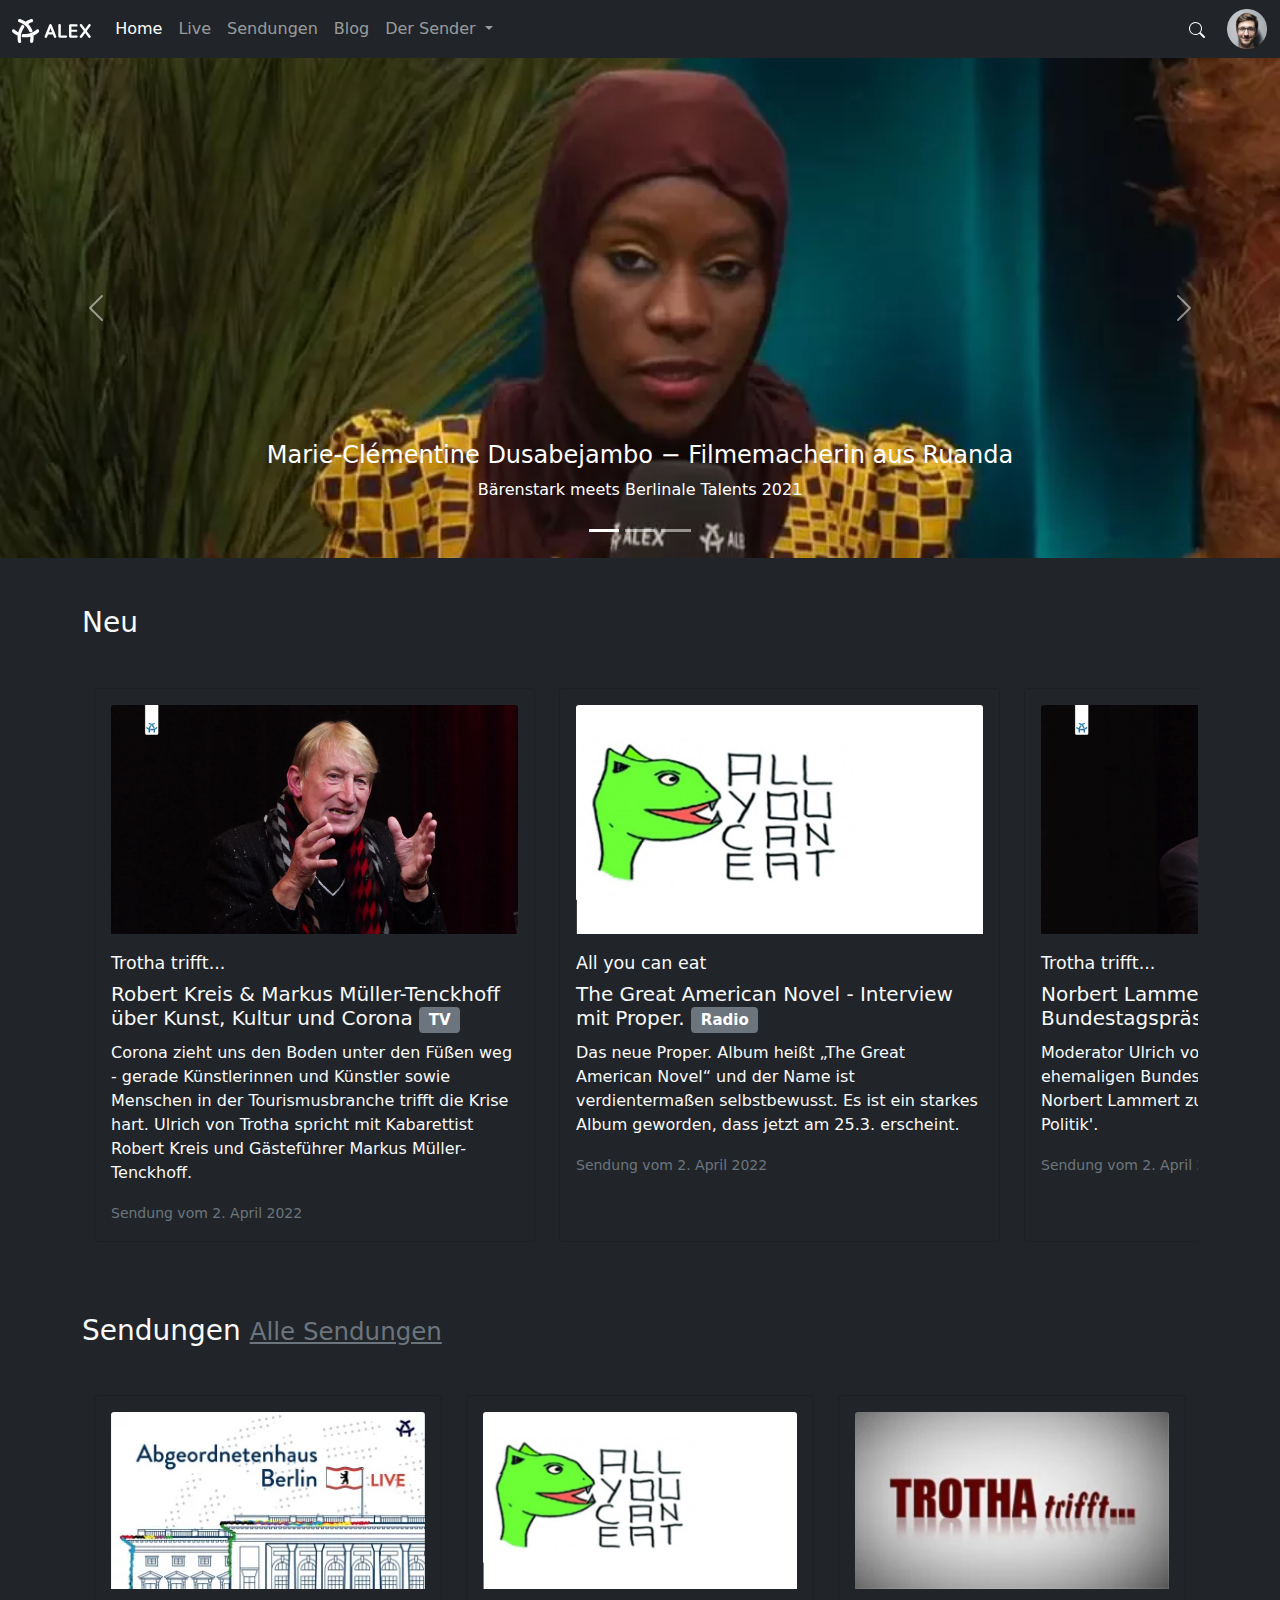
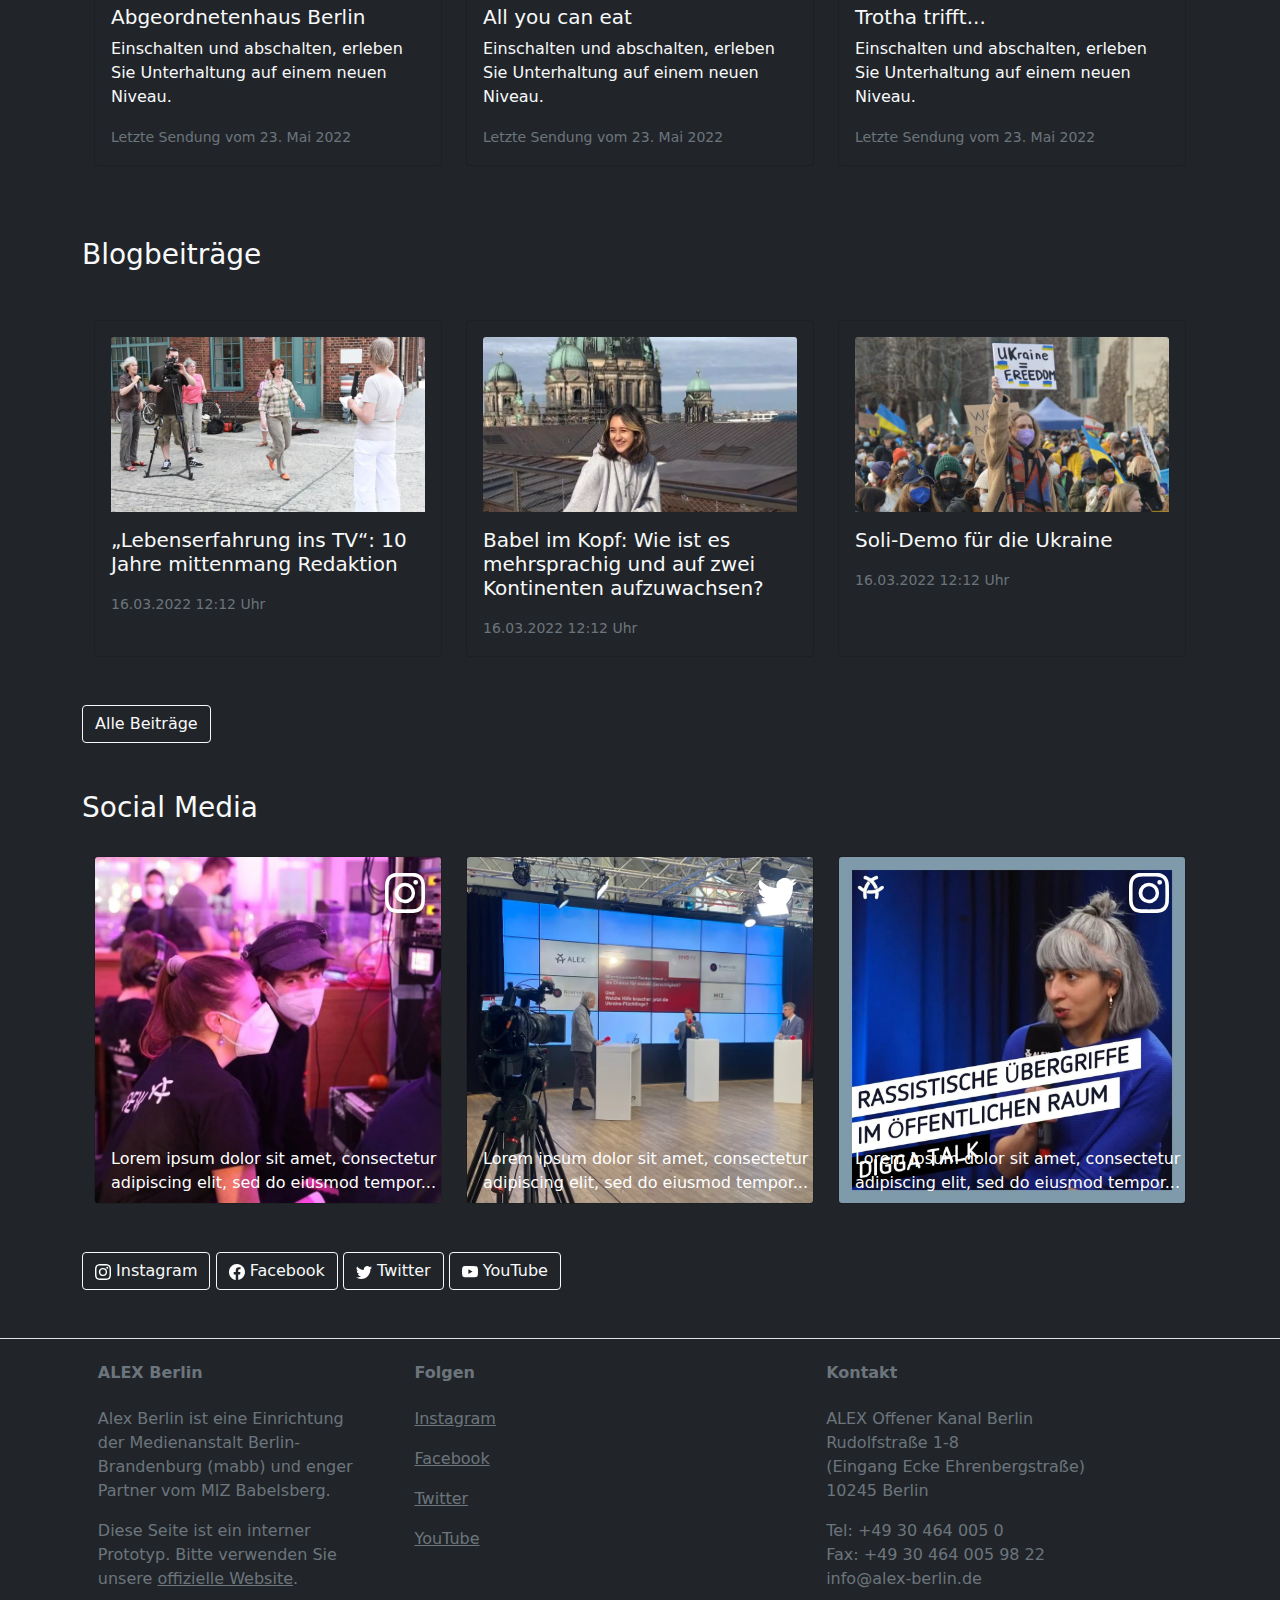
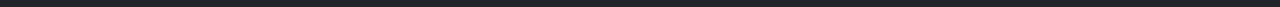
<file: index.html>
<!doctype html>
<html lang="en">
	<head>
		<meta charset="utf-8">
		<meta name="viewport" content="width=device-width, initial-scale=1, shrink-to-fit=no">
		<!-- Create title for browser tabs & Favorites -->
		<title>ALEX Digital</title>
		<link rel="stylesheet" href="css/bootstrap.min.css">
		<link rel="stylesheet" href="css/style.css">
		
		

		<link rel="apple-touch-icon" sizes="180x180" href="assets/icons/apple-touch-icon.png">
		<link rel="icon" type="image/png" sizes="32x32" href="assets/icons/favicon-32x32.png">
		<link rel="icon" type="image/png" sizes="16x16" href="assets/icons/favicon-16x16.png">
		<link rel="manifest" href="assets/icons/site.webmanifest">
		<link rel="mask-icon" href="assets/icons/safari-pinned-tab.svg" color="#0f1131">
		<link rel="shortcut icon" href="assets/icons/favicon.ico">
		<meta name="msapplication-TileColor" content="#0f1131">
		<meta name="msapplication-config" content="assets/icons/browserconfig.xml">
		<meta name="theme-color" content="#ffffff">
	</head>
	<body>
		<script src="js/bootstrap.bundle.min.js"></script>  
		
	
	<nav class="navbar navbar-expand-lg navbar-dark bg-dark">
		<div class="container-fluid">
			<a class="navbar-brand" href="index.html">
				<img src="assets/logo.svg" alt="" height="24" />
			</a>
			<button class="navbar-toggler" type="button" data-bs-toggle="collapse" data-bs-target="#navbarText" aria-controls="navbarText" aria-expanded="false" aria-label="Toggle navigation">
				<span class="navbar-toggler-icon"></span>
			</button>
			<div class="collapse navbar-collapse" id="navbarText">
				<ul class="navbar-nav me-auto mb-2 mb-lg-0">
					<li class="nav-item">
						<a class="nav-link active" aria-current="page" href="index.html">Home</a>
					</li>
					<li class="nav-item">
						<a class="nav-link " href="live.html">Live</a>
					</li>
					<li class="nav-item">
						<a class="nav-link " href="shows.html">Sendungen</a>
					</li>
					<li class="nav-item">
						<a class="nav-link " href="blog.html">Blog</a>
					</li>
					<li class="nav-item dropdown">
						<a class="nav-link dropdown-toggle" href="#" id="navbarDropdownMenuLink" role="button" data-bs-toggle="dropdown" aria-expanded="false">
							Der Sender
						</a>
						<ul class="dropdown-menu" aria-labelledby="navbarDropdownMenuLink">
							<li><a class="dropdown-item " href="about.html">Über uns</a></li>
							<li><a class="dropdown-item " href="#">Mitmachen</a></li>
							<li><a class="dropdown-item " href="#">Jobs</a></li>
						</ul>
					</li>
				</ul>
				<form class="d-flex">
					<button class="btn" type="submit">
						<img src="assets/search.svg" />
					</button>
				</form>
				<button class="btn btn-user" data-bs-toggle="modal" data-bs-target="#user-modal">
					<img style="height: 40px" src="assets/user.png" />
				</button>
			</div>
		</div>
	</nav>


		
		<div class="modal fade" id="user-modal" tabindex="-1" aria-labelledby="user-modal-label" aria-hidden="true">
		<div class="modal-dialog">
			<div class="modal-content bg-dark text-light">
				<div class="modal-header">
					<img style="height:40px; margin-right:1em" src="assets/user.png" />
					<h5 class="modal-title" id="user-modal-label">Martin Bucher</h5>
					<button type="button" class="btn-close btn-close-white" data-bs-dismiss="modal" aria-label="Close"></button>
				</div>
				<div class="modal-body">
					<p><a class="btn btn-outline-light btn-dark" role="button" href="">Deine Merkliste</a></p>
					<h4>Deine Daten</h4>
					<form class="form-outline bg-dark">
						<div class="mb-3">
							<label for="exampleInputEmail1" class="form-label">Benutzername</label>
							<input type="text" class="form-control bg-dark text-light" id="exampleInputEmail1" aria-describedby="emailHelp" value="m.bucher" disabled>
						</div>
						<div class="mb-3">
							<label for="exampleInputEmail1" class="form-label">Vorname</label>
							<input type="text" class="form-control bg-dark text-light" id="exampleInputEmail1" aria-describedby="emailHelp" value="Martin">
						</div>
						<div class="mb-3">
							<label for="exampleInputEmail1" class="form-label">Name</label>
							<input type="text" class="form-control bg-dark text-light" id="exampleInputEmail1" aria-describedby="emailHelp" value="Bucher">
						</div>
						<div class="mb-3">
							<label for="exampleInputEmail1" class="form-label">E-Mail</label>
							<input type="email" class="form-control bg-dark text-light" id="exampleInputEmail1" aria-describedby="emailHelp" value="martin.bucher@alex-berlin.de">
						</div>
						<button type="submit" class="btn btn-primary">Speichern</button>
					</form>
					<h4 class="mt-3">Passwort ändern</h4>
					<form class="form-outline bg-dark">
						<div class="mb-3">
							<label for="exampleInputEmail1" class="form-label">Altes Passwort</label>
							<input type="password" class="form-control bg-dark text-light" id="exampleInputEmail1" aria-describedby="emailHelp">
						</div>
						<div class="mb-3">
							<label for="exampleInputEmail1" class="form-label">Neues Passwort</label>
							<input type="password" class="form-control bg-dark text-light" id="exampleInputEmail1" aria-describedby="emailHelp">
						</div>
						<div class="mb-3">
							<label for="exampleInputEmail1" class="form-label">Passwort bestätigen</label>
							<input type="password" class="form-control bg-dark text-light" id="exampleInputEmail1" aria-describedby="emailHelp">
						</div>
						<button type="submit" class="btn btn-primary">Ändern</button>
					</form>
				</div>
			</div>
		</div>
	</div>


		
	
	<div id="carouselExampleCaptions" class="carousel slide" data-bs-ride="carousel">
		<div class="carousel-indicators">
			<button type="button" data-bs-target="#carouselExampleCaptions" data-bs-slide-to="0" class="active" aria-current="true" aria-label="Slide 1"></button>
			<button type="button" data-bs-target="#carouselExampleCaptions" data-bs-slide-to="1" aria-label="Slide 2"></button>
			<button type="button" data-bs-target="#carouselExampleCaptions" data-bs-slide-to="2" aria-label="Slide 3"></button>
		</div>
		<div class="carousel-inner">
			
	<div class="carousel-item active">
		<img src="assets/carousel-01.webp" class="d-block w-100" alt="...">
		<div class="carousel-caption">
			<h4>Marie-Clémentine Dusabejambo − Filmemacherin aus Ruanda</h4>
			<p>Bärenstark meets Berlinale Talents 2021</p>
		</div>
	</div>

	<div class="carousel-item ">
		<img src="assets/carousel-02.webp" class="d-block w-100" alt="...">
		<div class="carousel-caption">
			<h4>Skateboarding bei Olympia | ALEX Feature</h4>
			<p>Skateboarding ist im Sommer 2020 das erste Mal bei den olympischen Spielen in Tokio als Disziplin dabei.</p>
		</div>
	</div>

	<div class="carousel-item ">
		<img src="assets/carousel-03.webp" class="d-block w-100" alt="...">
		<div class="carousel-caption">
			<h4>Maria Eriksson-Hecht - Filmemacherin aus Schweden</h4>
			<p>In ihrem Film „I Think I Have a Crush On You“ thematisiert die schwedische Filmemacherin Maria Eriksson-Hecht die Gefahren im Internet.</p>
		</div>
	</div>

	
		</div>
		<button class="carousel-control-prev" type="button" data-bs-target="#carouselExampleCaptions" data-bs-slide="prev">
			<span class="carousel-control-prev-icon" aria-hidden="true"></span>
			<span class="visually-hidden">Previous</span>
		</button>
		<button class="carousel-control-next" type="button" data-bs-target="#carouselExampleCaptions" data-bs-slide="next">
			<span class="carousel-control-next-icon" aria-hidden="true"></span>
			<span class="visually-hidden">Next</span>
		</button>
	</div>



		<div class="container text-light mt-5">
			
	
	<h3>Neu</h3>
	<div class="container-fluid mb-4">
		<div class="scrolling-wrapper row flex-row flex-nowrap mt-4 pb-4 pt-2">
			
	<div class="col-md-5 mt-3">
		<div class="card bg-dark h-100">
			<div class="card-body">
				<a href="https://alex-berlin.de" class="stretched-link"><img src="assets/episode-t01.webp" class="card-img-top"></a>
				<h5 class="card-title mt-3"><small>Trotha trifft...</small></h5>
				<h5 class="card-title">Robert Kreis & Markus Müller-Tenckhoff über Kunst, Kultur und Corona <span class="badge bg-secondary">TV</span></h5>
				<p class="card-text">Corona zieht uns den Boden unter den Füßen weg - gerade Künstlerinnen und Künstler sowie Menschen in der Tourismusbranche trifft die Krise hart. Ulrich von Trotha spricht mit Kabarettist Robert Kreis und Gästeführer Markus Müller-Tenckhoff.</p>
				<p class="card-text"><small class="text-muted">Sendung vom 2. April 2022</small></p>
			</div>
		</div>
	</div>

	<div class="col-md-5 mt-3">
		<div class="card bg-dark h-100">
			<div class="card-body">
				<a href="https://alex-berlin.de" class="stretched-link"><img src="assets/show-03.webp" class="card-img-top"></a>
				<h5 class="card-title mt-3"><small>All you can eat</small></h5>
				<h5 class="card-title">The Great American Novel - Interview mit Proper. <span class="badge bg-secondary">Radio</span></h5>
				<p class="card-text">Das neue Proper. Album heißt „The Great American Novel“ und der Name ist verdientermaßen selbstbewusst. Es ist ein starkes Album geworden, dass jetzt am 25.3. erscheint.</p>
				<p class="card-text"><small class="text-muted">Sendung vom 2. April 2022</small></p>
			</div>
		</div>
	</div>

	<div class="col-md-5 mt-3">
		<div class="card bg-dark h-100">
			<div class="card-body">
				<a href="https://alex-berlin.de" class="stretched-link"><img src="assets/episode-t02.webp" class="card-img-top"></a>
				<h5 class="card-title mt-3"><small>Trotha trifft...</small></h5>
				<h5 class="card-title">Norbert Lammert, wie wird man Bundestagspräsident? <span class="badge bg-secondary">TV</span></h5>
				<p class="card-text">Moderator Ulrich von Trotha spricht mit dem ehemaligen Bundestagspräsidenten Prof. Dr. Norbert Lammert zum Thema 'Ein Leben für die Politik'. </p>
				<p class="card-text"><small class="text-muted">Sendung vom 2. April 2022</small></p>
			</div>
		</div>
	</div>

	<div class="col-md-5 mt-3">
		<div class="card bg-dark h-100">
			<div class="card-body">
				<a href="https://alex-berlin.de" class="stretched-link"><img src="assets/blog-03.webp" class="card-img-top"></a>
				<h5 class="card-title mt-3"><small></small></h5>
				<h5 class="card-title">Soli-Demo für die Ukraine <span class="badge bg-secondary">Blog</span></h5>
				<p class="card-text">Berlin demonstriert gegen Krieg in Europa. Unser Kollege Luis Schneiderhan war bei einer Soli-Demo für die Ukraine. Ein Kommentar.</p>
				<p class="card-text"><small class="text-muted">Sendung vom 2. April 2022</small></p>
			</div>
		</div>
	</div>

	
		</div>
	</div>


	<h3 class="mt-5">Sendungen <small><a href="shows.html" class="link-secondary">Alle Sendungen</a></small></h3>
	<div class="container-fluid mb-4">
		<div class="scrolling-wrapper row flex-row flex-nowrap mt-4 pb-4 pt-2">
			
	<div class="col-md-4 mt-3">
		<div class="card bg-dark h-100">
			<div class="card-body">
				<a href="tv-show.html" class="stretched-link"><img src="assets/show-01.webp" class="card-img-top"></a>
				<h5 class="card-title mt-3">Abgeordnetenhaus Berlin</h5>
				<p class="card-text">Einschalten und abschalten, erleben Sie Unterhaltung auf einem neuen Niveau.</p>
				<p class="card-text"><small class="text-muted">Letzte Sendung vom 23. Mai 2022</small></p>
			</div>
		</div>
	</div>

	<div class="col-md-4 mt-3">
		<div class="card bg-dark h-100">
			<div class="card-body">
				<a href="radio-show.html" class="stretched-link"><img src="assets/show-03.webp" class="card-img-top"></a>
				<h5 class="card-title mt-3">All you can eat</h5>
				<p class="card-text">Einschalten und abschalten, erleben Sie Unterhaltung auf einem neuen Niveau.</p>
				<p class="card-text"><small class="text-muted">Letzte Sendung vom 23. Mai 2022</small></p>
			</div>
		</div>
	</div>

	<div class="col-md-4 mt-3">
		<div class="card bg-dark h-100">
			<div class="card-body">
				<a href="tv-show.html" class="stretched-link"><img src="assets/show-06.webp" class="card-img-top"></a>
				<h5 class="card-title mt-3">Trotha trifft...</h5>
				<p class="card-text">Einschalten und abschalten, erleben Sie Unterhaltung auf einem neuen Niveau.</p>
				<p class="card-text"><small class="text-muted">Letzte Sendung vom 23. Mai 2022</small></p>
			</div>
		</div>
	</div>

	<div class="col-md-4 mt-3">
		<div class="card bg-dark h-100">
			<div class="card-body">
				<a href="radio-show.html" class="stretched-link"><img src="assets/show-05.webp" class="card-img-top"></a>
				<h5 class="card-title mt-3">couchFM</h5>
				<p class="card-text">Einschalten und abschalten, erleben Sie Unterhaltung auf einem neuen Niveau.</p>
				<p class="card-text"><small class="text-muted">Letzte Sendung vom 23. Mai 2022</small></p>
			</div>
		</div>
	</div>

	
		</div>
	</div>


	<h3 class="mt-5">Blogbeiträge </h3>
	<div class="container-fluid mb-4">
		<div class="scrolling-wrapper row flex-row flex-nowrap mt-4 pb-4 pt-2">
			
	<div class="col-md-4 mt-3">
		<div class="card bg-dark h-100">
			<div class="card-body">
				<a href="blog-entry.html" class="stretched-link"><img src="assets/blog-01.webp" class="card-img-top"></a>
				<h5 class="card-title mt-3">„Lebenserfahrung ins TV“: 10 Jahre mittenmang Redaktion</h5>
				<p class="card-text"></p>
				<p class="card-text"><small class="text-muted">16.03.2022 12:12 Uhr</small></p>
			</div>
		</div>
	</div>
	<div class="col-md-4 mt-3">
		<div class="card bg-dark h-100">
			<div class="card-body">
				<a href="blog-entry.html" class="stretched-link"><img src="assets/blog-02.webp" class="card-img-top"></a>
				<h5 class="card-title mt-3">Babel im Kopf: Wie ist es mehrsprachig und auf zwei Kontinenten aufzuwachsen?</h5>
				<p class="card-text"></p>
				<p class="card-text"><small class="text-muted">16.03.2022 12:12 Uhr</small></p>
			</div>
		</div>
	</div>
	<div class="col-md-4 mt-3">
		<div class="card bg-dark h-100">
			<div class="card-body">
				<a href="blog-entry.html" class="stretched-link"><img src="assets/blog-03.webp" class="card-img-top"></a>
				<h5 class="card-title mt-3">Soli-Demo für die Ukraine</h5>
				<p class="card-text"></p>
				<p class="card-text"><small class="text-muted">16.03.2022 12:12 Uhr</small></p>
			</div>
		</div>
	</div>
	<div class="col-md-4 mt-3">
		<div class="card bg-dark h-100">
			<div class="card-body">
				<a href="blog-entry.html" class="stretched-link"><img src="assets/blog-04.webp" class="card-img-top"></a>
				<h5 class="card-title mt-3">Eine Hausärztin über das Impfen: „Manche sind fordernd und aggressiv“</h5>
				<p class="card-text"></p>
				<p class="card-text"><small class="text-muted">16.03.2022 12:12 Uhr</small></p>
			</div>
		</div>
	</div>
	
		</div>
	</div>


	<p><a class="btn btn-outline-light btn-dark" role="button" href="blog.html">Alle Beiträge</a></p>

	<h3 class="mt-5">Social Media</h3>
	<div class="container-fluid mb-4">
		<div class="scrolling-wrapper row flex-row flex-nowrap mt-4 pb-4 pt-2">
			
	<div class="col-md-4">
		<div class="card bg-dark text-white">
			<img src="assets/social-01.webp" class="card-img">
			<div class="card-img-overlay">
				<a href="https://www.instagram.com/p/Cb7LFvMKbbB/" class="stretched-link"><img class="float-end" src="assets/instagram.svg" style="width: 40px"/></a>
				<p class="card-text position-absolute bottom-0 pb-2">Lorem ipsum dolor sit amet, consectetur adipiscing elit, sed do eiusmod tempor...</p>
			</div>
		</div>
	</div>

	<div class="col-md-4">
		<div class="card bg-dark text-white">
			<img src="assets/social-03.webp" class="card-img">
			<div class="card-img-overlay">
				<a href="https://twitter.com/ALEX_berlin_de/status/1510867512707198976/photo/1" class="stretched-link"><img class="float-end" src="assets/twitter.svg" style="width: 40px"/></a>
				<p class="card-text position-absolute bottom-0 pb-2">Lorem ipsum dolor sit amet, consectetur adipiscing elit, sed do eiusmod tempor...</p>
			</div>
		</div>
	</div>

	<div class="col-md-4">
		<div class="card bg-dark text-white">
			<img src="assets/social-02.webp" class="card-img">
			<div class="card-img-overlay">
				<a href="https://www.instagram.com/p/Cb411FrKXhO/" class="stretched-link"><img class="float-end" src="assets/instagram.svg" style="width: 40px"/></a>
				<p class="card-text position-absolute bottom-0 pb-2">Lorem ipsum dolor sit amet, consectetur adipiscing elit, sed do eiusmod tempor...</p>
			</div>
		</div>
	</div>

	<div class="col-md-4">
		<div class="card bg-dark text-white">
			<img src="assets/social-04.webp" class="card-img">
			<div class="card-img-overlay">
				<a href="https://www.facebook.com/ALEX.berlin.de/photos/a.110174492113/10159903337867114/" class="stretched-link"><img class="float-end" src="assets/facebook.svg" style="width: 40px"/></a>
				<p class="card-text position-absolute bottom-0 pb-2">Lorem ipsum dolor sit amet, consectetur adipiscing elit, sed do eiusmod tempor...</p>
			</div>
		</div>
	</div>

	
		</div>
	</div>

	<p>
	<a class="btn btn-outline-light btn-dark" role="button" href="https://www.instagram.com/alex_berlin_de/"><img src="assets/instagram.svg" /> Instagram</a>
	<a class="btn btn-outline-light btn-dark" role="button" href="https://www.facebook.com/ALEX.berlin.de"><img src="assets/facebook.svg" /> Facebook</a>
	<a class="btn btn-outline-light btn-dark" role="button" href="https://twitter.com/ALEX_berlin_de"><img src="assets/twitter.svg" /> Twitter</a>
	<a class="btn btn-outline-light btn-dark" role="button" href="https://www.youtube.com/c/ALEXBerlinde"><img src="assets/youtube.svg" /> YouTube</a>
	</p>

		</div>

		<footer class="text-center text-lg-start text-muted">
			<section class="border-top mt-5">
				<div class="container text-center text-md-start">
					<div class="row mt-4">
						<div class="col-md-4 col-lg-4 col-xl-3 mx-auto">
							<h6 class="fw-bold mb-4">ALEX Berlin</h6>
							<p>Alex Berlin ist eine Einrichtung der Medienanstalt Berlin-Brandenburg (mabb) und enger Partner vom MIZ Babelsberg.</p>
							<p>Diese Seite ist ein interner Prototyp. Bitte verwenden Sie unsere <a class="link-secondary" href="https://alex-berlin.de">offizielle Website</a>.</p>
						</div>
						<div class="col-md-4 col-lg-4 col-xl-4 mx-auto mb-4">
							<h6 class="fw-bold mb-4">Folgen</h6>
							<p><a class="link-secondary" href="https://www.instagram.com/alex_berlin_de/">Instagram</a></p>
							<p><a class="link-secondary" href="https://www.facebook.com/ALEX.berlin.de">Facebook</a></p>
							<p><a class="link-secondary" href="https://twitter.com/ALEX_berlin_de">Twitter</a></p>
							<p><a class="link-secondary" href="https://www.youtube.com/c/ALEXBerlinde">YouTube</a></p>
						</div>
						<div class="col-md-4 col-lg-4 col-xl-k mx-auto mb-md-0 mb-4">
							<h6 class="fw-bold mb-4">Kontakt</h6>
							<p>ALEX Offener Kanal Berlin<br>Rudolfstraße 1-8<br>(Eingang Ecke Ehrenbergstraße)<br>10245 Berlin</p>
							<p>Tel: +49 30 464 005 0<br>Fax: +49 30 464 005 98 22<br>info@alex-berlin.de</p>
						</div>
					</div>
				</div>
			</section>
		</footer>
	</body>
</html>
</file>
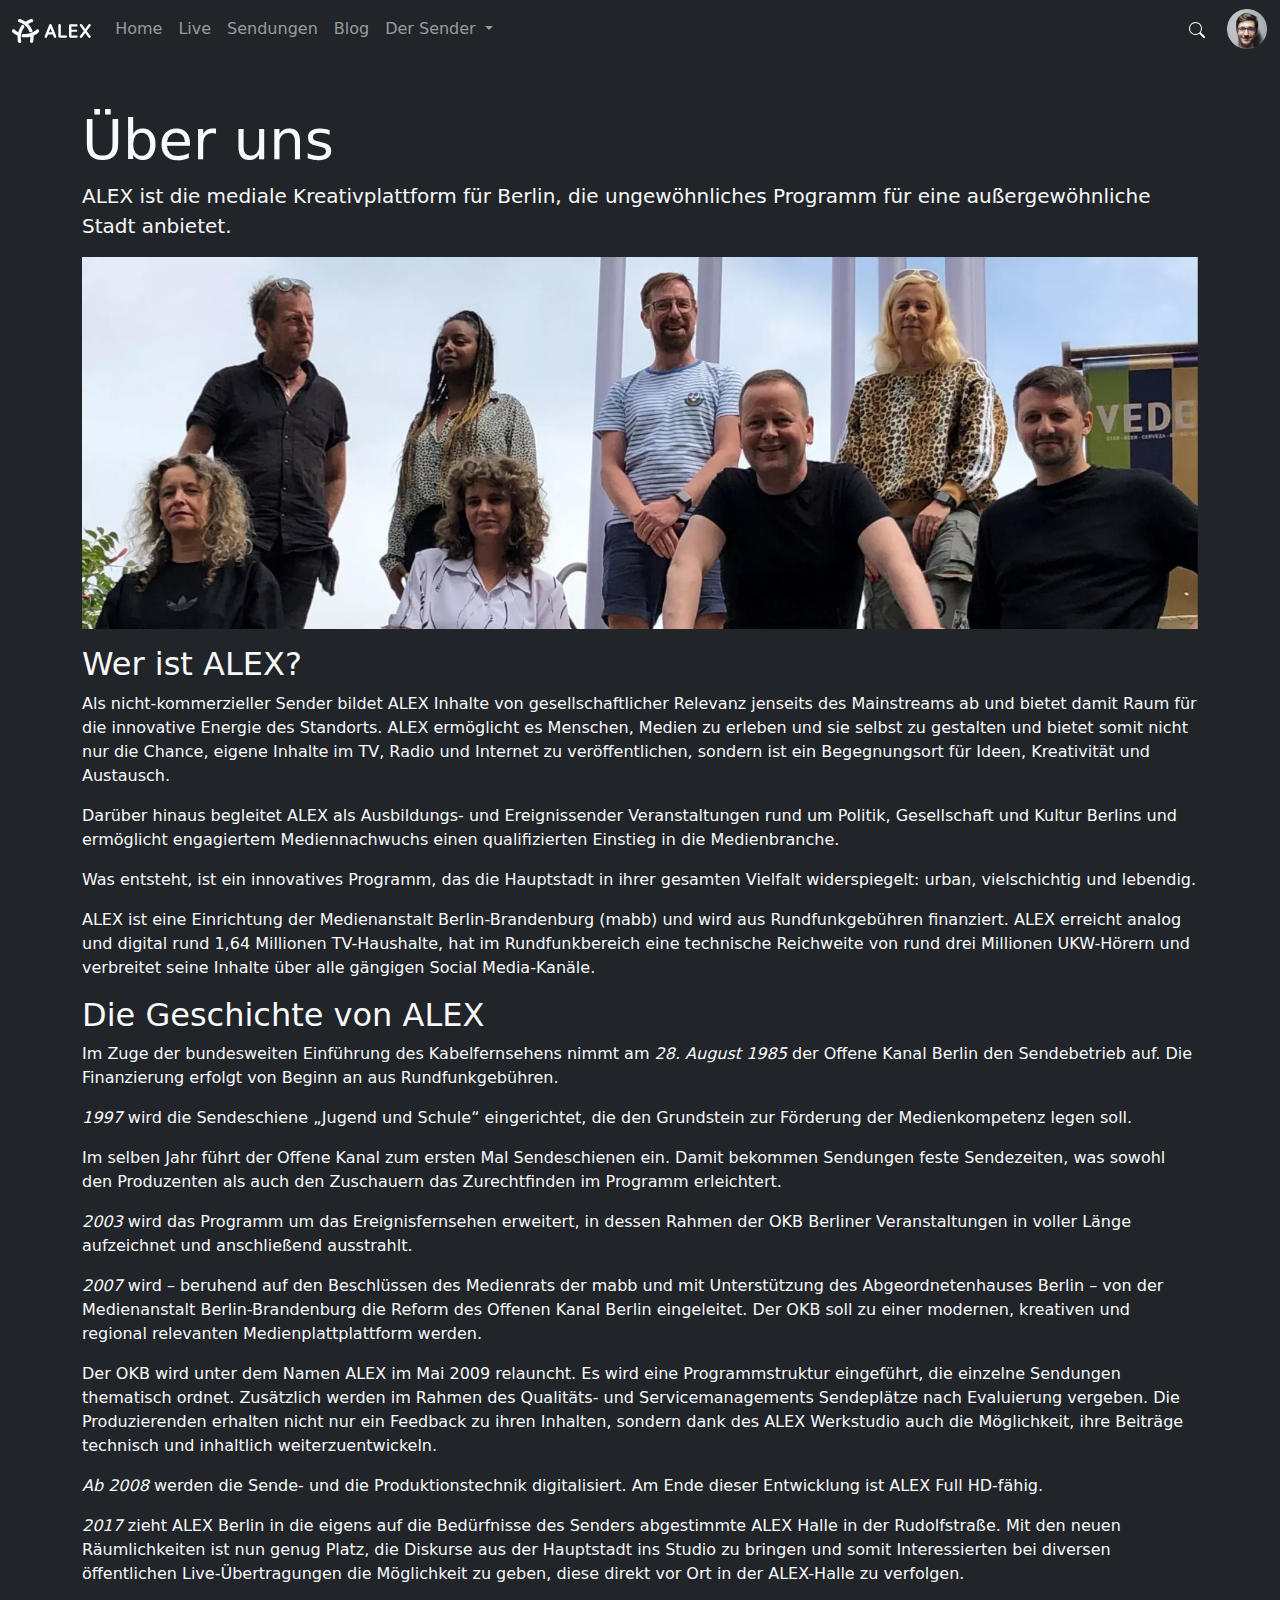
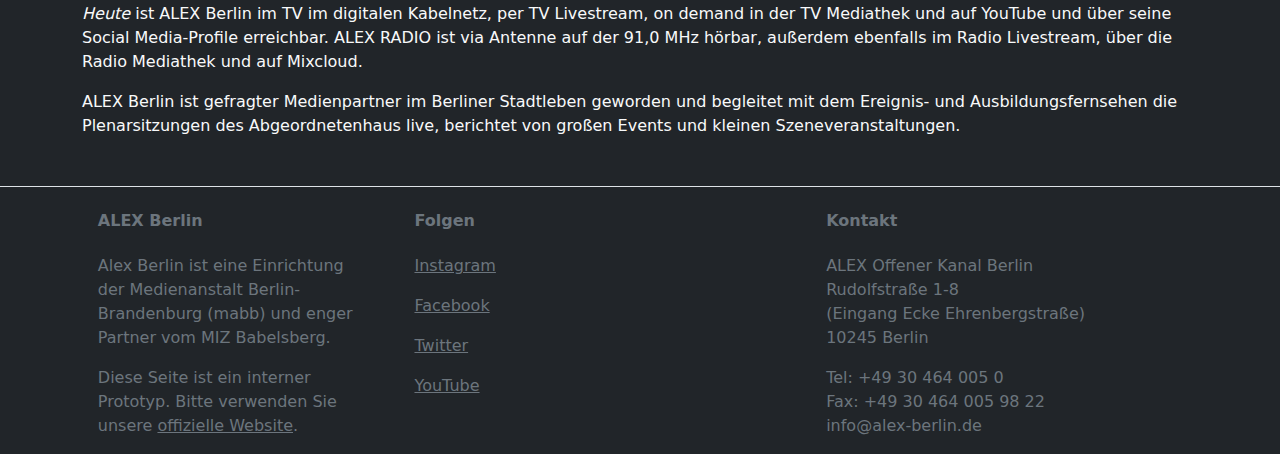
<file: about.html>
<!doctype html>
<html lang="en">
	<head>
		<meta charset="utf-8">
		<meta name="viewport" content="width=device-width, initial-scale=1, shrink-to-fit=no">
		<!-- Create title for browser tabs & Favorites -->
		<title>ALEX Digital</title>
		<link rel="stylesheet" href="css/bootstrap.min.css">
		<link rel="stylesheet" href="css/style.css">
		
		

		<link rel="apple-touch-icon" sizes="180x180" href="assets/icons/apple-touch-icon.png">
		<link rel="icon" type="image/png" sizes="32x32" href="assets/icons/favicon-32x32.png">
		<link rel="icon" type="image/png" sizes="16x16" href="assets/icons/favicon-16x16.png">
		<link rel="manifest" href="assets/icons/site.webmanifest">
		<link rel="mask-icon" href="assets/icons/safari-pinned-tab.svg" color="#0f1131">
		<link rel="shortcut icon" href="assets/icons/favicon.ico">
		<meta name="msapplication-TileColor" content="#0f1131">
		<meta name="msapplication-config" content="assets/icons/browserconfig.xml">
		<meta name="theme-color" content="#ffffff">
	</head>
	<body>
		<script src="js/bootstrap.bundle.min.js"></script>  
		
	
	<nav class="navbar navbar-expand-lg navbar-dark bg-dark">
		<div class="container-fluid">
			<a class="navbar-brand" href="index.html">
				<img src="assets/logo.svg" alt="" height="24" />
			</a>
			<button class="navbar-toggler" type="button" data-bs-toggle="collapse" data-bs-target="#navbarText" aria-controls="navbarText" aria-expanded="false" aria-label="Toggle navigation">
				<span class="navbar-toggler-icon"></span>
			</button>
			<div class="collapse navbar-collapse" id="navbarText">
				<ul class="navbar-nav me-auto mb-2 mb-lg-0">
					<li class="nav-item">
						<a class="nav-link " aria-current="page" href="index.html">Home</a>
					</li>
					<li class="nav-item">
						<a class="nav-link " href="live.html">Live</a>
					</li>
					<li class="nav-item">
						<a class="nav-link " href="shows.html">Sendungen</a>
					</li>
					<li class="nav-item">
						<a class="nav-link " href="blog.html">Blog</a>
					</li>
					<li class="nav-item dropdown">
						<a class="nav-link dropdown-toggle" href="#" id="navbarDropdownMenuLink" role="button" data-bs-toggle="dropdown" aria-expanded="false">
							Der Sender
						</a>
						<ul class="dropdown-menu" aria-labelledby="navbarDropdownMenuLink">
							<li><a class="dropdown-item active" href="about.html">Über uns</a></li>
							<li><a class="dropdown-item " href="#">Mitmachen</a></li>
							<li><a class="dropdown-item " href="#">Jobs</a></li>
						</ul>
					</li>
				</ul>
				<form class="d-flex">
					<button class="btn" type="submit">
						<img src="assets/search.svg" />
					</button>
				</form>
				<button class="btn btn-user" data-bs-toggle="modal" data-bs-target="#user-modal">
					<img style="height: 40px" src="assets/user.png" />
				</button>
			</div>
		</div>
	</nav>


		
		<div class="modal fade" id="user-modal" tabindex="-1" aria-labelledby="user-modal-label" aria-hidden="true">
		<div class="modal-dialog">
			<div class="modal-content bg-dark text-light">
				<div class="modal-header">
					<img style="height:40px; margin-right:1em" src="assets/user.png" />
					<h5 class="modal-title" id="user-modal-label">Martin Bucher</h5>
					<button type="button" class="btn-close btn-close-white" data-bs-dismiss="modal" aria-label="Close"></button>
				</div>
				<div class="modal-body">
					<p><a class="btn btn-outline-light btn-dark" role="button" href="">Deine Merkliste</a></p>
					<h4>Deine Daten</h4>
					<form class="form-outline bg-dark">
						<div class="mb-3">
							<label for="exampleInputEmail1" class="form-label">Benutzername</label>
							<input type="text" class="form-control bg-dark text-light" id="exampleInputEmail1" aria-describedby="emailHelp" value="m.bucher" disabled>
						</div>
						<div class="mb-3">
							<label for="exampleInputEmail1" class="form-label">Vorname</label>
							<input type="text" class="form-control bg-dark text-light" id="exampleInputEmail1" aria-describedby="emailHelp" value="Martin">
						</div>
						<div class="mb-3">
							<label for="exampleInputEmail1" class="form-label">Name</label>
							<input type="text" class="form-control bg-dark text-light" id="exampleInputEmail1" aria-describedby="emailHelp" value="Bucher">
						</div>
						<div class="mb-3">
							<label for="exampleInputEmail1" class="form-label">E-Mail</label>
							<input type="email" class="form-control bg-dark text-light" id="exampleInputEmail1" aria-describedby="emailHelp" value="martin.bucher@alex-berlin.de">
						</div>
						<button type="submit" class="btn btn-primary">Speichern</button>
					</form>
					<h4 class="mt-3">Passwort ändern</h4>
					<form class="form-outline bg-dark">
						<div class="mb-3">
							<label for="exampleInputEmail1" class="form-label">Altes Passwort</label>
							<input type="password" class="form-control bg-dark text-light" id="exampleInputEmail1" aria-describedby="emailHelp">
						</div>
						<div class="mb-3">
							<label for="exampleInputEmail1" class="form-label">Neues Passwort</label>
							<input type="password" class="form-control bg-dark text-light" id="exampleInputEmail1" aria-describedby="emailHelp">
						</div>
						<div class="mb-3">
							<label for="exampleInputEmail1" class="form-label">Passwort bestätigen</label>
							<input type="password" class="form-control bg-dark text-light" id="exampleInputEmail1" aria-describedby="emailHelp">
						</div>
						<button type="submit" class="btn btn-primary">Ändern</button>
					</form>
				</div>
			</div>
		</div>
	</div>


		


		<div class="container text-light mt-5">
			
	<h1 class="display-4">Über uns</h1>
	<p class="lead">ALEX ist die mediale Kreativplattform für Berlin, die ungewöhnliches Programm für eine außergewöhnliche Stadt anbietet.</p>
	<img src="assets/about-us.webp" class="img-fluid">

	<h2 class="pt-3">Wer ist ALEX?</h2>
	<p>Als nicht-kommerzieller Sender bildet ALEX Inhalte von gesellschaftlicher Relevanz jenseits des Mainstreams ab und bietet damit Raum für die innovative Energie des Standorts. ALEX ermöglicht es Menschen, Medien zu erleben und sie selbst zu gestalten und bietet somit nicht nur die Chance, eigene Inhalte im TV, Radio und Internet zu veröffentlichen, sondern ist ein Begegnungsort für Ideen, Kreativität und Austausch.</p>
	<p>Darüber hinaus begleitet ALEX als Ausbildungs- und Ereignissender Veranstaltungen rund um Politik, Gesellschaft und Kultur Berlins und ermöglicht engagiertem Mediennachwuchs einen qualifizierten Einstieg in die Medienbranche.</p>
	<p>Was entsteht, ist ein innovatives Programm, das die Hauptstadt in ihrer gesamten Vielfalt widerspiegelt: urban, vielschichtig und lebendig.</p>
	<p>ALEX ist eine Einrichtung der Medienanstalt Berlin-Brandenburg (mabb) und wird aus Rundfunkgebühren finanziert. ALEX erreicht analog und digital rund 1,64 Millionen TV-Haushalte, hat im Rundfunkbereich eine technische Reichweite von rund drei Millionen UKW-Hörern und verbreitet seine Inhalte über alle gängigen Social Media-Kanäle.</p>

	<h2>Die Geschichte von ALEX</h2>

	<p>Im Zuge der bundesweiten Einführung des Kabelfernsehens nimmt am <em>28. August 1985</em> der Offene Kanal Berlin den Sendebetrieb auf. Die Finanzierung erfolgt von Beginn an aus Rundfunkgebühren.</p>

	<p><em>1997</em> wird die Sendeschiene „Jugend und Schule“ eingerichtet, die den Grundstein zur Förderung der Medienkompetenz legen soll.</p>

	<p>Im selben Jahr führt der Offene Kanal zum ersten Mal Sendeschienen ein. Damit bekommen Sendungen feste Sendezeiten, was sowohl den Produzenten als auch den Zuschauern das Zurechtfinden im Programm erleichtert.</p>

	<p><em>2003</em> wird das Programm um das Ereignisfernsehen erweitert, in dessen Rahmen der OKB Berliner Veranstaltungen in voller Länge aufzeichnet und anschließend ausstrahlt.</p>

	<p><em>2007</em> wird – beruhend auf den Beschlüssen des Medienrats der mabb und mit Unterstützung des Abgeordnetenhauses Berlin – von der Medienanstalt Berlin-Brandenburg die Reform des Offenen Kanal Berlin eingeleitet. Der OKB soll zu einer modernen, kreativen und regional relevanten Medienplattplattform werden.</p>

	<p>Der OKB wird unter dem Namen ALEX im Mai 2009 relauncht. Es wird eine Programmstruktur eingeführt, die einzelne Sendungen thematisch ordnet. Zusätzlich werden im Rahmen des Qualitäts- und Servicemanagements Sendeplätze nach Evaluierung vergeben. Die Produzierenden erhalten nicht nur ein Feedback zu ihren Inhalten, sondern dank des ALEX Werkstudio auch die Möglichkeit, ihre Beiträge technisch und inhaltlich weiterzuentwickeln.</p>

	<p><em>Ab 2008</em> werden die Sende- und die Produktionstechnik digitalisiert. Am Ende dieser Entwicklung ist ALEX Full HD-fähig.</p>

	<p><em>2017</em> zieht ALEX Berlin in die eigens auf die Bedürfnisse des Senders abgestimmte ALEX Halle in der Rudolfstraße. Mit den neuen Räumlichkeiten ist nun genug Platz, die Diskurse aus der Hauptstadt ins Studio zu bringen und somit Interessierten bei diversen öffentlichen Live-Übertragungen die Möglichkeit zu geben, diese direkt vor Ort in der ALEX-Halle zu verfolgen.</p>

	<p><em>Heute</em> ist ALEX Berlin im TV im digitalen Kabelnetz, per TV Livestream, on demand in der TV Mediathek und auf YouTube und über seine Social Media-Profile erreichbar. ALEX RADIO ist via Antenne auf der 91,0 MHz hörbar, außerdem ebenfalls im Radio Livestream, über die Radio Mediathek und auf Mixcloud.</p>

	<p>ALEX Berlin ist gefragter Medienpartner im Berliner Stadtleben geworden und begleitet mit dem Ereignis- und Ausbildungsfernsehen die Plenarsitzungen des Abgeordnetenhaus live, berichtet von großen Events und kleinen Szeneveranstaltungen.</p>

		</div>

		<footer class="text-center text-lg-start text-muted">
			<section class="border-top mt-5">
				<div class="container text-center text-md-start">
					<div class="row mt-4">
						<div class="col-md-4 col-lg-4 col-xl-3 mx-auto">
							<h6 class="fw-bold mb-4">ALEX Berlin</h6>
							<p>Alex Berlin ist eine Einrichtung der Medienanstalt Berlin-Brandenburg (mabb) und enger Partner vom MIZ Babelsberg.</p>
							<p>Diese Seite ist ein interner Prototyp. Bitte verwenden Sie unsere <a class="link-secondary" href="https://alex-berlin.de">offizielle Website</a>.</p>
						</div>
						<div class="col-md-4 col-lg-4 col-xl-4 mx-auto mb-4">
							<h6 class="fw-bold mb-4">Folgen</h6>
							<p><a class="link-secondary" href="https://www.instagram.com/alex_berlin_de/">Instagram</a></p>
							<p><a class="link-secondary" href="https://www.facebook.com/ALEX.berlin.de">Facebook</a></p>
							<p><a class="link-secondary" href="https://twitter.com/ALEX_berlin_de">Twitter</a></p>
							<p><a class="link-secondary" href="https://www.youtube.com/c/ALEXBerlinde">YouTube</a></p>
						</div>
						<div class="col-md-4 col-lg-4 col-xl-k mx-auto mb-md-0 mb-4">
							<h6 class="fw-bold mb-4">Kontakt</h6>
							<p>ALEX Offener Kanal Berlin<br>Rudolfstraße 1-8<br>(Eingang Ecke Ehrenbergstraße)<br>10245 Berlin</p>
							<p>Tel: +49 30 464 005 0<br>Fax: +49 30 464 005 98 22<br>info@alex-berlin.de</p>
						</div>
					</div>
				</div>
			</section>
		</footer>
	</body>
</html>
</file>
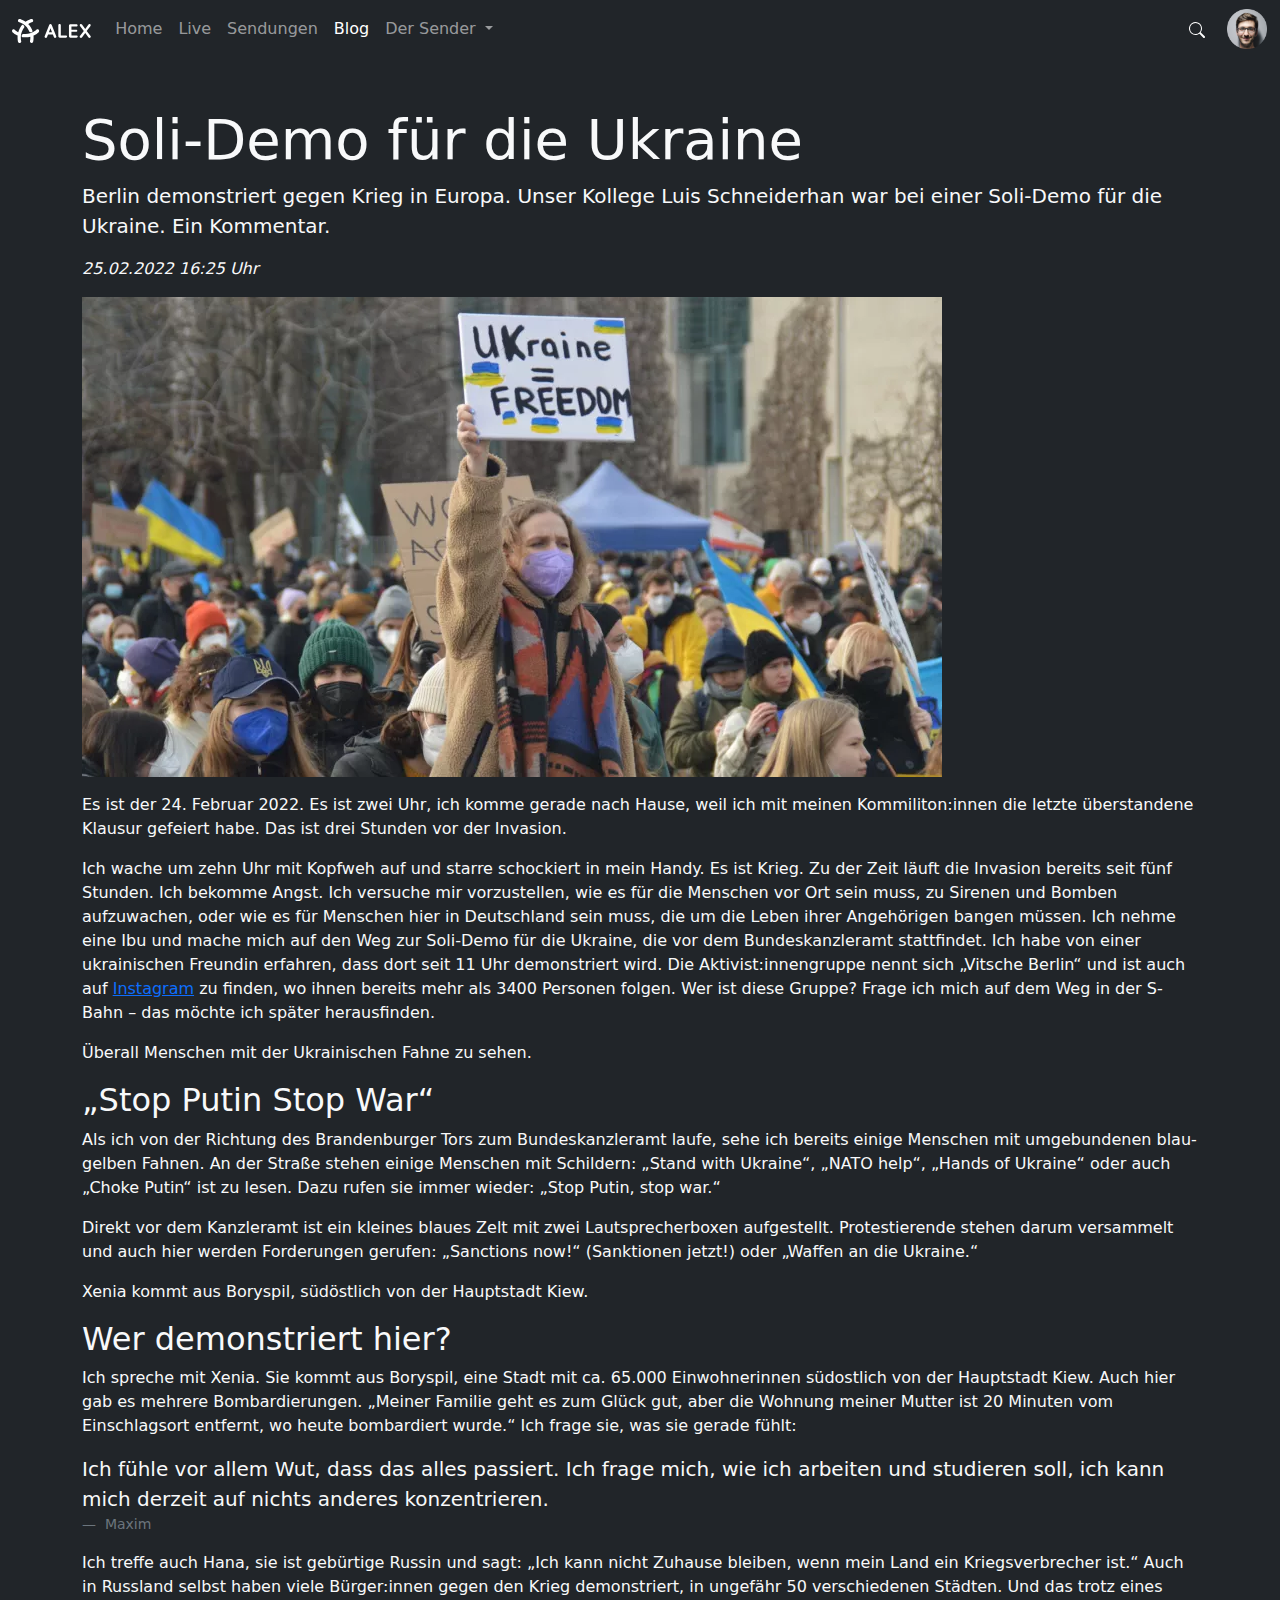
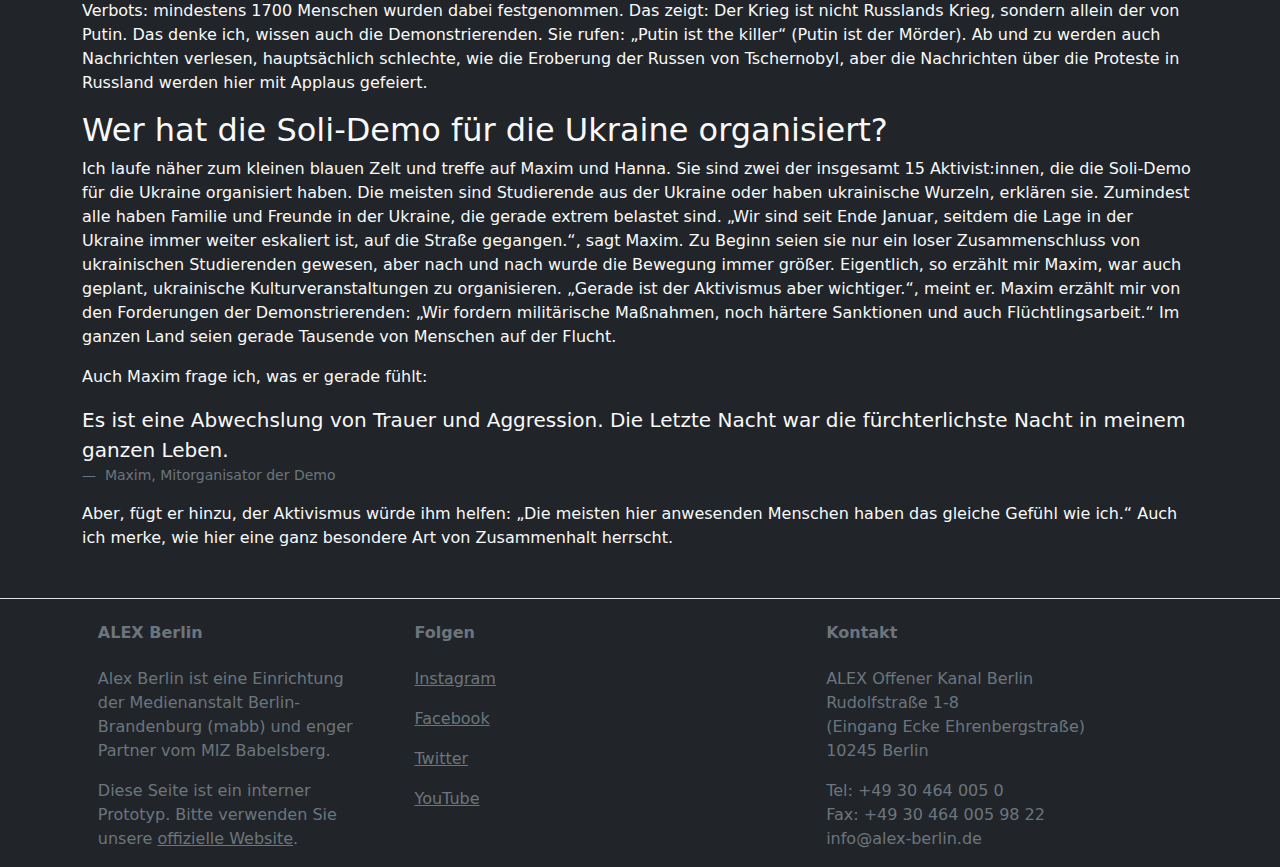
<file: blog-entry.html>
<!doctype html>
<html lang="en">
	<head>
		<meta charset="utf-8">
		<meta name="viewport" content="width=device-width, initial-scale=1, shrink-to-fit=no">
		<!-- Create title for browser tabs & Favorites -->
		<title>ALEX Digital</title>
		<link rel="stylesheet" href="css/bootstrap.min.css">
		<link rel="stylesheet" href="css/style.css">
		
		

		<link rel="apple-touch-icon" sizes="180x180" href="assets/icons/apple-touch-icon.png">
		<link rel="icon" type="image/png" sizes="32x32" href="assets/icons/favicon-32x32.png">
		<link rel="icon" type="image/png" sizes="16x16" href="assets/icons/favicon-16x16.png">
		<link rel="manifest" href="assets/icons/site.webmanifest">
		<link rel="mask-icon" href="assets/icons/safari-pinned-tab.svg" color="#0f1131">
		<link rel="shortcut icon" href="assets/icons/favicon.ico">
		<meta name="msapplication-TileColor" content="#0f1131">
		<meta name="msapplication-config" content="assets/icons/browserconfig.xml">
		<meta name="theme-color" content="#ffffff">
	</head>
	<body>
		<script src="js/bootstrap.bundle.min.js"></script>  
		
	
	<nav class="navbar navbar-expand-lg navbar-dark bg-dark">
		<div class="container-fluid">
			<a class="navbar-brand" href="index.html">
				<img src="assets/logo.svg" alt="" height="24" />
			</a>
			<button class="navbar-toggler" type="button" data-bs-toggle="collapse" data-bs-target="#navbarText" aria-controls="navbarText" aria-expanded="false" aria-label="Toggle navigation">
				<span class="navbar-toggler-icon"></span>
			</button>
			<div class="collapse navbar-collapse" id="navbarText">
				<ul class="navbar-nav me-auto mb-2 mb-lg-0">
					<li class="nav-item">
						<a class="nav-link " aria-current="page" href="index.html">Home</a>
					</li>
					<li class="nav-item">
						<a class="nav-link " href="live.html">Live</a>
					</li>
					<li class="nav-item">
						<a class="nav-link " href="shows.html">Sendungen</a>
					</li>
					<li class="nav-item">
						<a class="nav-link active" href="blog.html">Blog</a>
					</li>
					<li class="nav-item dropdown">
						<a class="nav-link dropdown-toggle" href="#" id="navbarDropdownMenuLink" role="button" data-bs-toggle="dropdown" aria-expanded="false">
							Der Sender
						</a>
						<ul class="dropdown-menu" aria-labelledby="navbarDropdownMenuLink">
							<li><a class="dropdown-item " href="about.html">Über uns</a></li>
							<li><a class="dropdown-item " href="#">Mitmachen</a></li>
							<li><a class="dropdown-item " href="#">Jobs</a></li>
						</ul>
					</li>
				</ul>
				<form class="d-flex">
					<button class="btn" type="submit">
						<img src="assets/search.svg" />
					</button>
				</form>
				<button class="btn btn-user" data-bs-toggle="modal" data-bs-target="#user-modal">
					<img style="height: 40px" src="assets/user.png" />
				</button>
			</div>
		</div>
	</nav>


		
		<div class="modal fade" id="user-modal" tabindex="-1" aria-labelledby="user-modal-label" aria-hidden="true">
		<div class="modal-dialog">
			<div class="modal-content bg-dark text-light">
				<div class="modal-header">
					<img style="height:40px; margin-right:1em" src="assets/user.png" />
					<h5 class="modal-title" id="user-modal-label">Martin Bucher</h5>
					<button type="button" class="btn-close btn-close-white" data-bs-dismiss="modal" aria-label="Close"></button>
				</div>
				<div class="modal-body">
					<p><a class="btn btn-outline-light btn-dark" role="button" href="">Deine Merkliste</a></p>
					<h4>Deine Daten</h4>
					<form class="form-outline bg-dark">
						<div class="mb-3">
							<label for="exampleInputEmail1" class="form-label">Benutzername</label>
							<input type="text" class="form-control bg-dark text-light" id="exampleInputEmail1" aria-describedby="emailHelp" value="m.bucher" disabled>
						</div>
						<div class="mb-3">
							<label for="exampleInputEmail1" class="form-label">Vorname</label>
							<input type="text" class="form-control bg-dark text-light" id="exampleInputEmail1" aria-describedby="emailHelp" value="Martin">
						</div>
						<div class="mb-3">
							<label for="exampleInputEmail1" class="form-label">Name</label>
							<input type="text" class="form-control bg-dark text-light" id="exampleInputEmail1" aria-describedby="emailHelp" value="Bucher">
						</div>
						<div class="mb-3">
							<label for="exampleInputEmail1" class="form-label">E-Mail</label>
							<input type="email" class="form-control bg-dark text-light" id="exampleInputEmail1" aria-describedby="emailHelp" value="martin.bucher@alex-berlin.de">
						</div>
						<button type="submit" class="btn btn-primary">Speichern</button>
					</form>
					<h4 class="mt-3">Passwort ändern</h4>
					<form class="form-outline bg-dark">
						<div class="mb-3">
							<label for="exampleInputEmail1" class="form-label">Altes Passwort</label>
							<input type="password" class="form-control bg-dark text-light" id="exampleInputEmail1" aria-describedby="emailHelp">
						</div>
						<div class="mb-3">
							<label for="exampleInputEmail1" class="form-label">Neues Passwort</label>
							<input type="password" class="form-control bg-dark text-light" id="exampleInputEmail1" aria-describedby="emailHelp">
						</div>
						<div class="mb-3">
							<label for="exampleInputEmail1" class="form-label">Passwort bestätigen</label>
							<input type="password" class="form-control bg-dark text-light" id="exampleInputEmail1" aria-describedby="emailHelp">
						</div>
						<button type="submit" class="btn btn-primary">Ändern</button>
					</form>
				</div>
			</div>
		</div>
	</div>


		


		<div class="container text-light mt-5">
			
	<h1 class="display-4">Soli-Demo für die Ukraine</h1>
	<p class="lead">Berlin demonstriert gegen Krieg in Europa. Unser Kollege Luis Schneiderhan war bei einer Soli-Demo für die Ukraine. Ein Kommentar.</p>
	<p><em>25.02.2022 16:25 Uhr</em></p>
	<img src="assets/blog-03.webp" class="img-fluid">

	<p class="mt-3">Es ist der 24. Februar 2022. Es ist zwei Uhr, ich komme gerade nach Hause, weil ich mit meinen Kommiliton:innen die letzte überstandene Klausur gefeiert habe. Das ist drei Stunden vor der Invasion.</p>
	<p>Ich wache um zehn Uhr mit Kopfweh auf und starre schockiert in mein Handy. Es ist Krieg. Zu der Zeit läuft die Invasion bereits seit fünf Stunden. Ich bekomme Angst. Ich versuche mir vorzustellen, wie es für die Menschen vor Ort sein muss, zu Sirenen und Bomben aufzuwachen, oder wie es für Menschen hier in Deutschland sein muss, die um die Leben ihrer Angehörigen bangen müssen. Ich nehme eine Ibu und mache mich auf den Weg zur Soli-Demo für die Ukraine, die vor dem Bundeskanzleramt stattfindet. Ich habe von einer ukrainischen Freundin erfahren, dass dort seit 11 Uhr demonstriert wird. Die Aktivist:innengruppe nennt sich „Vitsche Berlin“ und ist auch auf <a href="https://www.instagram.com/vitsche_berlin/">Instagram</a> zu finden, wo ihnen bereits mehr als 3400 Personen folgen. Wer ist diese Gruppe? Frage ich mich auf dem Weg in der S-Bahn – das möchte ich später herausfinden.</p>

	<p>Überall Menschen mit der Ukrainischen Fahne zu sehen.</p>

	<h2>„Stop Putin Stop War“</h2>

	<p>Als ich von der Richtung des Brandenburger Tors zum Bundeskanzleramt laufe, sehe ich bereits einige Menschen mit umgebundenen blau-gelben Fahnen. An der Straße stehen einige Menschen mit Schildern: „Stand with Ukraine“, „NATO help“, „Hands of Ukraine“ oder auch „Choke Putin“ ist zu lesen. Dazu rufen sie immer wieder: „Stop Putin, stop war.“</p>

	<p>Direkt vor dem Kanzleramt ist ein kleines blaues Zelt mit zwei Lautsprecherboxen aufgestellt.  Protestierende stehen darum versammelt und auch hier werden Forderungen gerufen: „Sanctions now!“ (Sanktionen jetzt!) oder „Waffen an die Ukraine.“</p>

	<p>Xenia kommt aus Boryspil, südöstlich von der Hauptstadt Kiew.</p>

	<h2>Wer demonstriert hier?</h2>

	<p>Ich spreche mit Xenia. Sie kommt aus Boryspil, eine Stadt mit ca. 65.000 Einwohnerinnen südostlich von der Hauptstadt Kiew. Auch hier gab es mehrere Bombardierungen. „Meiner Familie geht es zum Glück gut, aber die Wohnung meiner Mutter ist 20 Minuten vom Einschlagsort entfernt, wo heute bombardiert wurde.“ Ich frage sie, was sie gerade fühlt:</p>

	<figure>
		<blockquote class="blockquote">
			<p>Ich fühle vor allem Wut, dass das alles passiert. Ich frage mich, wie ich arbeiten und studieren soll, ich kann mich derzeit auf nichts anderes konzentrieren.</p>
		</blockquote>
		<figcaption class="blockquote-footer">
			Maxim
		</figcaption>
	</figure>

	<p>Ich treffe auch Hana, sie ist gebürtige Russin und sagt: „Ich kann nicht Zuhause bleiben, wenn mein Land ein Kriegsverbrecher ist.“ Auch in Russland selbst haben viele Bürger:innen gegen den Krieg demonstriert, in ungefähr 50 verschiedenen Städten. Und das trotz eines Verbots: mindestens 1700 Menschen wurden dabei festgenommen. Das zeigt: Der Krieg ist nicht Russlands Krieg, sondern allein der von Putin. Das denke ich, wissen auch die Demonstrierenden. Sie rufen: „Putin ist the killer“ (Putin ist der Mörder). Ab und zu werden auch Nachrichten verlesen, hauptsächlich schlechte, wie die Eroberung der Russen von Tschernobyl, aber die Nachrichten über die Proteste in Russland werden hier mit Applaus gefeiert.</p>

	<h2>Wer hat die Soli-Demo für die Ukraine organisiert?</h2>

	<p>Ich laufe näher zum kleinen blauen Zelt und treffe auf Maxim und Hanna. Sie sind zwei der insgesamt 15 Aktivist:innen, die die Soli-Demo für die Ukraine organisiert haben. Die meisten sind Studierende aus der Ukraine oder haben ukrainische Wurzeln, erklären sie. Zumindest alle haben Familie und Freunde in der Ukraine, die gerade extrem belastet sind. „Wir sind seit Ende Januar, seitdem die Lage in der Ukraine immer weiter eskaliert ist, auf die Straße gegangen.“, sagt Maxim. Zu Beginn seien sie nur ein loser Zusammenschluss von ukrainischen Studierenden gewesen, aber nach und nach wurde die Bewegung immer größer. Eigentlich, so erzählt mir Maxim, war auch geplant, ukrainische Kulturveranstaltungen zu organisieren. „Gerade ist der Aktivismus aber wichtiger.“, meint er. Maxim erzählt mir von den Forderungen der Demonstrierenden: „Wir fordern militärische Maßnahmen, noch härtere Sanktionen und auch Flüchtlingsarbeit.“ Im ganzen Land seien gerade Tausende von Menschen auf der Flucht.</p>

	<p>Auch Maxim frage ich, was er gerade fühlt:</p>
	<figure>
		<blockquote class="blockquote">
			<p>Es ist eine Abwechslung von Trauer und Aggression. Die Letzte Nacht war die fürchterlichste Nacht in meinem ganzen Leben.</p>
		</blockquote>
		<figcaption class="blockquote-footer">
			Maxim, Mitorganisator der Demo
		</figcaption>
	</figure>

	<p>Aber, fügt er hinzu, der Aktivismus würde ihm helfen: „Die meisten hier anwesenden Menschen haben das gleiche Gefühl wie ich.“ Auch ich merke, wie hier eine ganz besondere Art von Zusammenhalt herrscht.</p>

		</div>

		<footer class="text-center text-lg-start text-muted">
			<section class="border-top mt-5">
				<div class="container text-center text-md-start">
					<div class="row mt-4">
						<div class="col-md-4 col-lg-4 col-xl-3 mx-auto">
							<h6 class="fw-bold mb-4">ALEX Berlin</h6>
							<p>Alex Berlin ist eine Einrichtung der Medienanstalt Berlin-Brandenburg (mabb) und enger Partner vom MIZ Babelsberg.</p>
							<p>Diese Seite ist ein interner Prototyp. Bitte verwenden Sie unsere <a class="link-secondary" href="https://alex-berlin.de">offizielle Website</a>.</p>
						</div>
						<div class="col-md-4 col-lg-4 col-xl-4 mx-auto mb-4">
							<h6 class="fw-bold mb-4">Folgen</h6>
							<p><a class="link-secondary" href="https://www.instagram.com/alex_berlin_de/">Instagram</a></p>
							<p><a class="link-secondary" href="https://www.facebook.com/ALEX.berlin.de">Facebook</a></p>
							<p><a class="link-secondary" href="https://twitter.com/ALEX_berlin_de">Twitter</a></p>
							<p><a class="link-secondary" href="https://www.youtube.com/c/ALEXBerlinde">YouTube</a></p>
						</div>
						<div class="col-md-4 col-lg-4 col-xl-k mx-auto mb-md-0 mb-4">
							<h6 class="fw-bold mb-4">Kontakt</h6>
							<p>ALEX Offener Kanal Berlin<br>Rudolfstraße 1-8<br>(Eingang Ecke Ehrenbergstraße)<br>10245 Berlin</p>
							<p>Tel: +49 30 464 005 0<br>Fax: +49 30 464 005 98 22<br>info@alex-berlin.de</p>
						</div>
					</div>
				</div>
			</section>
		</footer>
	</body>
</html>
</file>
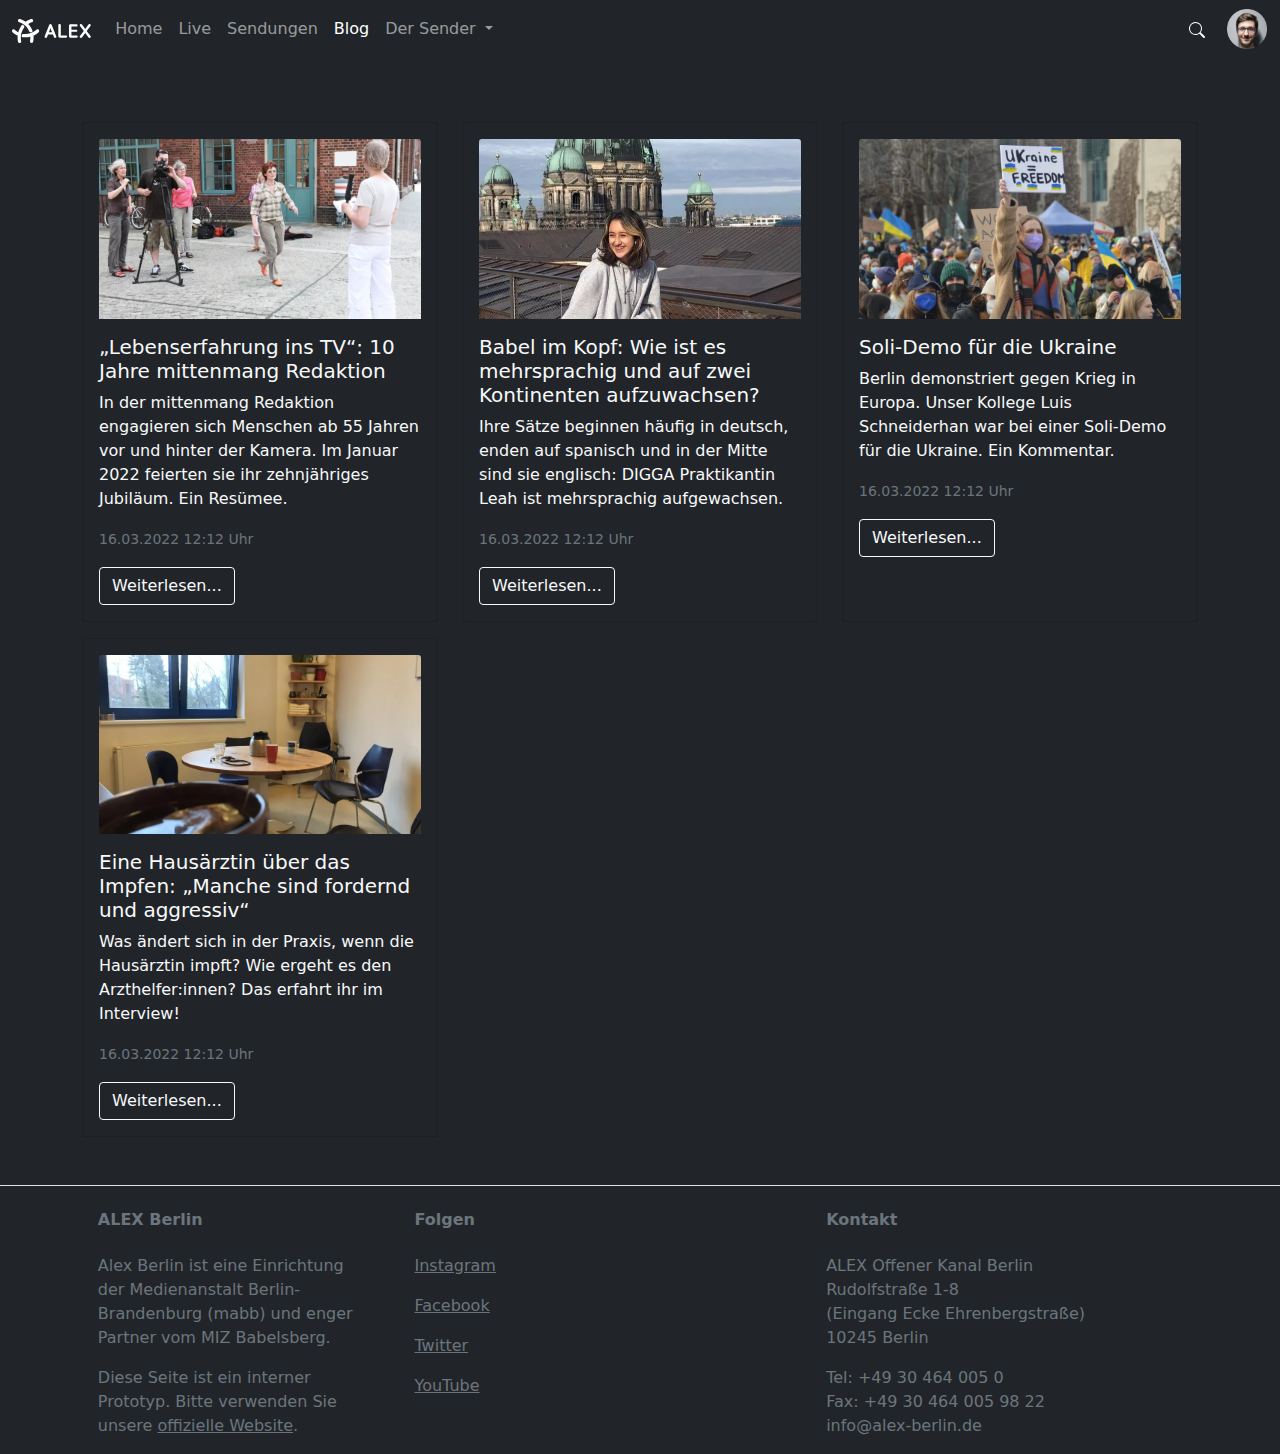
<file: blog.html>
<!doctype html>
<html lang="en">
	<head>
		<meta charset="utf-8">
		<meta name="viewport" content="width=device-width, initial-scale=1, shrink-to-fit=no">
		<!-- Create title for browser tabs & Favorites -->
		<title>ALEX Digital</title>
		<link rel="stylesheet" href="css/bootstrap.min.css">
		<link rel="stylesheet" href="css/style.css">
		
		

		<link rel="apple-touch-icon" sizes="180x180" href="assets/icons/apple-touch-icon.png">
		<link rel="icon" type="image/png" sizes="32x32" href="assets/icons/favicon-32x32.png">
		<link rel="icon" type="image/png" sizes="16x16" href="assets/icons/favicon-16x16.png">
		<link rel="manifest" href="assets/icons/site.webmanifest">
		<link rel="mask-icon" href="assets/icons/safari-pinned-tab.svg" color="#0f1131">
		<link rel="shortcut icon" href="assets/icons/favicon.ico">
		<meta name="msapplication-TileColor" content="#0f1131">
		<meta name="msapplication-config" content="assets/icons/browserconfig.xml">
		<meta name="theme-color" content="#ffffff">
	</head>
	<body>
		<script src="js/bootstrap.bundle.min.js"></script>  
		
	
	<nav class="navbar navbar-expand-lg navbar-dark bg-dark">
		<div class="container-fluid">
			<a class="navbar-brand" href="index.html">
				<img src="assets/logo.svg" alt="" height="24" />
			</a>
			<button class="navbar-toggler" type="button" data-bs-toggle="collapse" data-bs-target="#navbarText" aria-controls="navbarText" aria-expanded="false" aria-label="Toggle navigation">
				<span class="navbar-toggler-icon"></span>
			</button>
			<div class="collapse navbar-collapse" id="navbarText">
				<ul class="navbar-nav me-auto mb-2 mb-lg-0">
					<li class="nav-item">
						<a class="nav-link " aria-current="page" href="index.html">Home</a>
					</li>
					<li class="nav-item">
						<a class="nav-link " href="live.html">Live</a>
					</li>
					<li class="nav-item">
						<a class="nav-link " href="shows.html">Sendungen</a>
					</li>
					<li class="nav-item">
						<a class="nav-link active" href="blog.html">Blog</a>
					</li>
					<li class="nav-item dropdown">
						<a class="nav-link dropdown-toggle" href="#" id="navbarDropdownMenuLink" role="button" data-bs-toggle="dropdown" aria-expanded="false">
							Der Sender
						</a>
						<ul class="dropdown-menu" aria-labelledby="navbarDropdownMenuLink">
							<li><a class="dropdown-item " href="about.html">Über uns</a></li>
							<li><a class="dropdown-item " href="#">Mitmachen</a></li>
							<li><a class="dropdown-item " href="#">Jobs</a></li>
						</ul>
					</li>
				</ul>
				<form class="d-flex">
					<button class="btn" type="submit">
						<img src="assets/search.svg" />
					</button>
				</form>
				<button class="btn btn-user" data-bs-toggle="modal" data-bs-target="#user-modal">
					<img style="height: 40px" src="assets/user.png" />
				</button>
			</div>
		</div>
	</nav>


		
		<div class="modal fade" id="user-modal" tabindex="-1" aria-labelledby="user-modal-label" aria-hidden="true">
		<div class="modal-dialog">
			<div class="modal-content bg-dark text-light">
				<div class="modal-header">
					<img style="height:40px; margin-right:1em" src="assets/user.png" />
					<h5 class="modal-title" id="user-modal-label">Martin Bucher</h5>
					<button type="button" class="btn-close btn-close-white" data-bs-dismiss="modal" aria-label="Close"></button>
				</div>
				<div class="modal-body">
					<p><a class="btn btn-outline-light btn-dark" role="button" href="">Deine Merkliste</a></p>
					<h4>Deine Daten</h4>
					<form class="form-outline bg-dark">
						<div class="mb-3">
							<label for="exampleInputEmail1" class="form-label">Benutzername</label>
							<input type="text" class="form-control bg-dark text-light" id="exampleInputEmail1" aria-describedby="emailHelp" value="m.bucher" disabled>
						</div>
						<div class="mb-3">
							<label for="exampleInputEmail1" class="form-label">Vorname</label>
							<input type="text" class="form-control bg-dark text-light" id="exampleInputEmail1" aria-describedby="emailHelp" value="Martin">
						</div>
						<div class="mb-3">
							<label for="exampleInputEmail1" class="form-label">Name</label>
							<input type="text" class="form-control bg-dark text-light" id="exampleInputEmail1" aria-describedby="emailHelp" value="Bucher">
						</div>
						<div class="mb-3">
							<label for="exampleInputEmail1" class="form-label">E-Mail</label>
							<input type="email" class="form-control bg-dark text-light" id="exampleInputEmail1" aria-describedby="emailHelp" value="martin.bucher@alex-berlin.de">
						</div>
						<button type="submit" class="btn btn-primary">Speichern</button>
					</form>
					<h4 class="mt-3">Passwort ändern</h4>
					<form class="form-outline bg-dark">
						<div class="mb-3">
							<label for="exampleInputEmail1" class="form-label">Altes Passwort</label>
							<input type="password" class="form-control bg-dark text-light" id="exampleInputEmail1" aria-describedby="emailHelp">
						</div>
						<div class="mb-3">
							<label for="exampleInputEmail1" class="form-label">Neues Passwort</label>
							<input type="password" class="form-control bg-dark text-light" id="exampleInputEmail1" aria-describedby="emailHelp">
						</div>
						<div class="mb-3">
							<label for="exampleInputEmail1" class="form-label">Passwort bestätigen</label>
							<input type="password" class="form-control bg-dark text-light" id="exampleInputEmail1" aria-describedby="emailHelp">
						</div>
						<button type="submit" class="btn btn-primary">Ändern</button>
					</form>
				</div>
			</div>
		</div>
	</div>


		


		<div class="container text-light mt-5">
			
	<div class="row">
		<div class="col-md-4 mt-3">
		<div class="card bg-dark h-100">
			<div class="card-body">
				<img src="assets/blog-01.webp" class="card-img-top">
				<h5 class="card-title mt-3">„Lebenserfahrung ins TV“: 10 Jahre mittenmang Redaktion</h5>
				<p class="card-text">In der mittenmang Redaktion engagieren sich Menschen ab 55 Jahren vor und hinter der Kamera. Im Januar 2022 feierten sie ihr zehnjähriges Jubiläum. Ein Resümee.</p>
				<p class="card-text"><small class="text-muted">16.03.2022 12:12 Uhr</small></p>
				<a href="blog-entry.html" class="btn btn-outline-light btn-dark stretched-link" role="button">Weiterlesen...</a>
			</div>
		</div>
	</div>
		<div class="col-md-4 mt-3">
		<div class="card bg-dark h-100">
			<div class="card-body">
				<img src="assets/blog-02.webp" class="card-img-top">
				<h5 class="card-title mt-3">Babel im Kopf: Wie ist es mehrsprachig und auf zwei Kontinenten aufzuwachsen?</h5>
				<p class="card-text">Ihre Sätze beginnen häufig in deutsch, enden auf spanisch und in der Mitte sind sie englisch: DIGGA Praktikantin Leah ist mehrsprachig aufgewachsen.</p>
				<p class="card-text"><small class="text-muted">16.03.2022 12:12 Uhr</small></p>
				<a href="blog-entry.html" class="btn btn-outline-light btn-dark stretched-link" role="button">Weiterlesen...</a>
			</div>
		</div>
	</div>
		<div class="col-md-4 mt-3">
		<div class="card bg-dark h-100">
			<div class="card-body">
				<img src="assets/blog-03.webp" class="card-img-top">
				<h5 class="card-title mt-3">Soli-Demo für die Ukraine</h5>
				<p class="card-text">Berlin demonstriert gegen Krieg in Europa. Unser Kollege Luis Schneiderhan war bei einer Soli-Demo für die Ukraine. Ein Kommentar.</p>
				<p class="card-text"><small class="text-muted">16.03.2022 12:12 Uhr</small></p>
				<a href="blog-entry.html" class="btn btn-outline-light btn-dark stretched-link" role="button">Weiterlesen...</a>
			</div>
		</div>
	</div>
	</div>
	<div class="row">
		<div class="col-md-4 mt-3">
		<div class="card bg-dark h-100">
			<div class="card-body">
				<img src="assets/blog-04.webp" class="card-img-top">
				<h5 class="card-title mt-3">Eine Hausärztin über das Impfen: „Manche sind fordernd und aggressiv“</h5>
				<p class="card-text">Was ändert sich in der Praxis, wenn die Hausärztin impft? Wie ergeht es den Arzthelfer:innen? Das erfahrt ihr im Interview!</p>
				<p class="card-text"><small class="text-muted">16.03.2022 12:12 Uhr</small></p>
				<a href="blog-entry.html" class="btn btn-outline-light btn-dark stretched-link" role="button">Weiterlesen...</a>
			</div>
		</div>
	</div>
	</div>

		</div>

		<footer class="text-center text-lg-start text-muted">
			<section class="border-top mt-5">
				<div class="container text-center text-md-start">
					<div class="row mt-4">
						<div class="col-md-4 col-lg-4 col-xl-3 mx-auto">
							<h6 class="fw-bold mb-4">ALEX Berlin</h6>
							<p>Alex Berlin ist eine Einrichtung der Medienanstalt Berlin-Brandenburg (mabb) und enger Partner vom MIZ Babelsberg.</p>
							<p>Diese Seite ist ein interner Prototyp. Bitte verwenden Sie unsere <a class="link-secondary" href="https://alex-berlin.de">offizielle Website</a>.</p>
						</div>
						<div class="col-md-4 col-lg-4 col-xl-4 mx-auto mb-4">
							<h6 class="fw-bold mb-4">Folgen</h6>
							<p><a class="link-secondary" href="https://www.instagram.com/alex_berlin_de/">Instagram</a></p>
							<p><a class="link-secondary" href="https://www.facebook.com/ALEX.berlin.de">Facebook</a></p>
							<p><a class="link-secondary" href="https://twitter.com/ALEX_berlin_de">Twitter</a></p>
							<p><a class="link-secondary" href="https://www.youtube.com/c/ALEXBerlinde">YouTube</a></p>
						</div>
						<div class="col-md-4 col-lg-4 col-xl-k mx-auto mb-md-0 mb-4">
							<h6 class="fw-bold mb-4">Kontakt</h6>
							<p>ALEX Offener Kanal Berlin<br>Rudolfstraße 1-8<br>(Eingang Ecke Ehrenbergstraße)<br>10245 Berlin</p>
							<p>Tel: +49 30 464 005 0<br>Fax: +49 30 464 005 98 22<br>info@alex-berlin.de</p>
						</div>
					</div>
				</div>
			</section>
		</footer>
	</body>
</html>
</file>
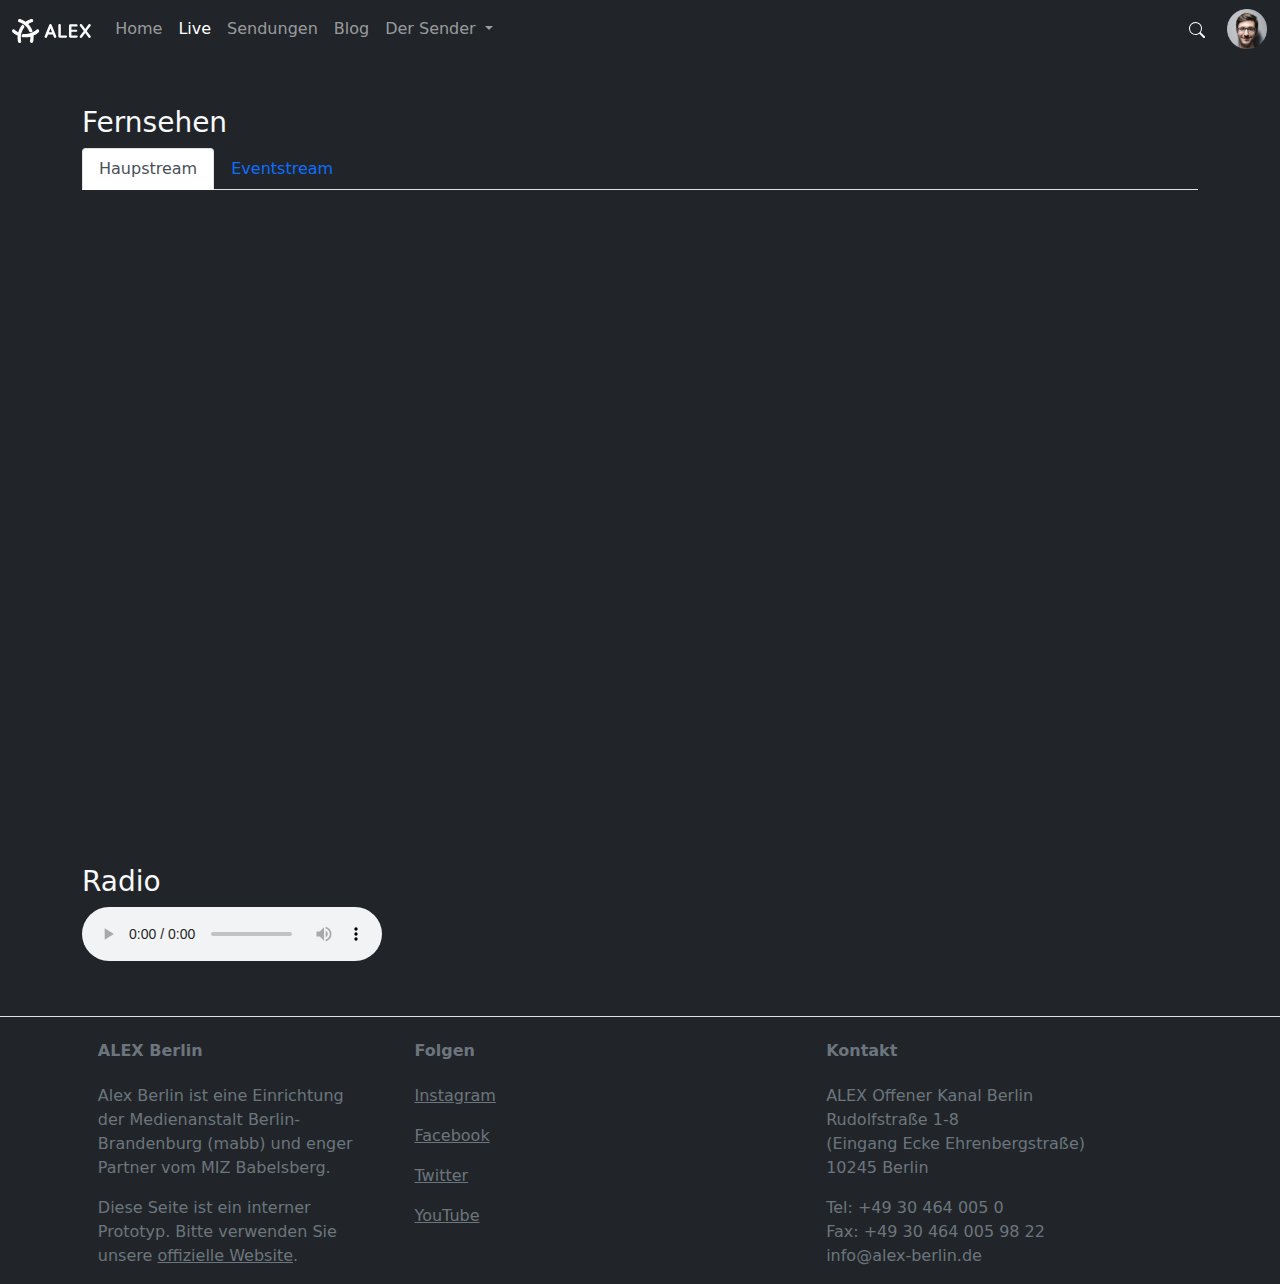
<file: live.html>
<!doctype html>
<html lang="en">
	<head>
		<meta charset="utf-8">
		<meta name="viewport" content="width=device-width, initial-scale=1, shrink-to-fit=no">
		<!-- Create title for browser tabs & Favorites -->
		<title>ALEX Digital</title>
		<link rel="stylesheet" href="css/bootstrap.min.css">
		<link rel="stylesheet" href="css/style.css">
		
		

		<link rel="apple-touch-icon" sizes="180x180" href="assets/icons/apple-touch-icon.png">
		<link rel="icon" type="image/png" sizes="32x32" href="assets/icons/favicon-32x32.png">
		<link rel="icon" type="image/png" sizes="16x16" href="assets/icons/favicon-16x16.png">
		<link rel="manifest" href="assets/icons/site.webmanifest">
		<link rel="mask-icon" href="assets/icons/safari-pinned-tab.svg" color="#0f1131">
		<link rel="shortcut icon" href="assets/icons/favicon.ico">
		<meta name="msapplication-TileColor" content="#0f1131">
		<meta name="msapplication-config" content="assets/icons/browserconfig.xml">
		<meta name="theme-color" content="#ffffff">
	</head>
	<body>
		<script src="js/bootstrap.bundle.min.js"></script>  
		
	
	<nav class="navbar navbar-expand-lg navbar-dark bg-dark">
		<div class="container-fluid">
			<a class="navbar-brand" href="index.html">
				<img src="assets/logo.svg" alt="" height="24" />
			</a>
			<button class="navbar-toggler" type="button" data-bs-toggle="collapse" data-bs-target="#navbarText" aria-controls="navbarText" aria-expanded="false" aria-label="Toggle navigation">
				<span class="navbar-toggler-icon"></span>
			</button>
			<div class="collapse navbar-collapse" id="navbarText">
				<ul class="navbar-nav me-auto mb-2 mb-lg-0">
					<li class="nav-item">
						<a class="nav-link " aria-current="page" href="index.html">Home</a>
					</li>
					<li class="nav-item">
						<a class="nav-link active" href="live.html">Live</a>
					</li>
					<li class="nav-item">
						<a class="nav-link " href="shows.html">Sendungen</a>
					</li>
					<li class="nav-item">
						<a class="nav-link " href="blog.html">Blog</a>
					</li>
					<li class="nav-item dropdown">
						<a class="nav-link dropdown-toggle" href="#" id="navbarDropdownMenuLink" role="button" data-bs-toggle="dropdown" aria-expanded="false">
							Der Sender
						</a>
						<ul class="dropdown-menu" aria-labelledby="navbarDropdownMenuLink">
							<li><a class="dropdown-item " href="about.html">Über uns</a></li>
							<li><a class="dropdown-item " href="#">Mitmachen</a></li>
							<li><a class="dropdown-item " href="#">Jobs</a></li>
						</ul>
					</li>
				</ul>
				<form class="d-flex">
					<button class="btn" type="submit">
						<img src="assets/search.svg" />
					</button>
				</form>
				<button class="btn btn-user" data-bs-toggle="modal" data-bs-target="#user-modal">
					<img style="height: 40px" src="assets/user.png" />
				</button>
			</div>
		</div>
	</nav>


		
		<div class="modal fade" id="user-modal" tabindex="-1" aria-labelledby="user-modal-label" aria-hidden="true">
		<div class="modal-dialog">
			<div class="modal-content bg-dark text-light">
				<div class="modal-header">
					<img style="height:40px; margin-right:1em" src="assets/user.png" />
					<h5 class="modal-title" id="user-modal-label">Martin Bucher</h5>
					<button type="button" class="btn-close btn-close-white" data-bs-dismiss="modal" aria-label="Close"></button>
				</div>
				<div class="modal-body">
					<p><a class="btn btn-outline-light btn-dark" role="button" href="">Deine Merkliste</a></p>
					<h4>Deine Daten</h4>
					<form class="form-outline bg-dark">
						<div class="mb-3">
							<label for="exampleInputEmail1" class="form-label">Benutzername</label>
							<input type="text" class="form-control bg-dark text-light" id="exampleInputEmail1" aria-describedby="emailHelp" value="m.bucher" disabled>
						</div>
						<div class="mb-3">
							<label for="exampleInputEmail1" class="form-label">Vorname</label>
							<input type="text" class="form-control bg-dark text-light" id="exampleInputEmail1" aria-describedby="emailHelp" value="Martin">
						</div>
						<div class="mb-3">
							<label for="exampleInputEmail1" class="form-label">Name</label>
							<input type="text" class="form-control bg-dark text-light" id="exampleInputEmail1" aria-describedby="emailHelp" value="Bucher">
						</div>
						<div class="mb-3">
							<label for="exampleInputEmail1" class="form-label">E-Mail</label>
							<input type="email" class="form-control bg-dark text-light" id="exampleInputEmail1" aria-describedby="emailHelp" value="martin.bucher@alex-berlin.de">
						</div>
						<button type="submit" class="btn btn-primary">Speichern</button>
					</form>
					<h4 class="mt-3">Passwort ändern</h4>
					<form class="form-outline bg-dark">
						<div class="mb-3">
							<label for="exampleInputEmail1" class="form-label">Altes Passwort</label>
							<input type="password" class="form-control bg-dark text-light" id="exampleInputEmail1" aria-describedby="emailHelp">
						</div>
						<div class="mb-3">
							<label for="exampleInputEmail1" class="form-label">Neues Passwort</label>
							<input type="password" class="form-control bg-dark text-light" id="exampleInputEmail1" aria-describedby="emailHelp">
						</div>
						<div class="mb-3">
							<label for="exampleInputEmail1" class="form-label">Passwort bestätigen</label>
							<input type="password" class="form-control bg-dark text-light" id="exampleInputEmail1" aria-describedby="emailHelp">
						</div>
						<button type="submit" class="btn btn-primary">Ändern</button>
					</form>
				</div>
			</div>
		</div>
	</div>


		


		<div class="container text-light mt-5">
			
	<h3>Fernsehen</h3>
	<ul class="nav nav-tabs" id="myTab" role="tablist">
		<li class="nav-item" role="presentation">
			<button class="nav-link active" id="home-tab" data-bs-toggle="tab" data-bs-target="#main" type="button" role="tab" aria-controls="home" aria-selected="true">Haupstream</button>
		</li>
		<li class="nav-item" role="presentation">
			<button class="nav-link" id="profile-tab" data-bs-toggle="tab" data-bs-target="#event" type="button" role="tab" aria-controls="profile" aria-selected="false">Eventstream</button>
		</li>
	</ul>
	<div class="tab-content" id="myTabContent">
		<div class="tab-pane fade show active" id="main" role="tabpanel" aria-labelledby="home-tab">
			<div class="yt-container">
				<iframe class="yt-video" src="https://www.youtube-nocookie.com/embed/phAzD1gS-L0" title="YouTube video player" frameborder="0" allow="accelerometer; autoplay; clipboard-write; encrypted-media; gyroscope; picture-in-picture" allowfullscreen></iframe>
			</div>
		</div>
		<div class="tab-pane fade" id="event" role="tabpanel" aria-labelledby="profile-tab">
			<div class="yt-container">
				<iframe class="yt-video" src="https://www.youtube-nocookie.com/embed/MvclTDmO7EY" title="YouTube video player" frameborder="0" allow="accelerometer; autoplay; clipboard-write; encrypted-media; gyroscope; picture-in-picture" allowfullscreen></iframe>
			</div>
		</div>
	</div>

	<h3 class="pt-5">Radio</h3>
	<audio controls>
		<source src="https://media.sixtopia.net/ccc/pausenmusik/01_Machine_Lullaby_BCC_Pausenmukke_(1h_Loop).mp3" type="audio/mpeg">
		Your browser does not support the audio element.
	</audio> 


		</div>

		<footer class="text-center text-lg-start text-muted">
			<section class="border-top mt-5">
				<div class="container text-center text-md-start">
					<div class="row mt-4">
						<div class="col-md-4 col-lg-4 col-xl-3 mx-auto">
							<h6 class="fw-bold mb-4">ALEX Berlin</h6>
							<p>Alex Berlin ist eine Einrichtung der Medienanstalt Berlin-Brandenburg (mabb) und enger Partner vom MIZ Babelsberg.</p>
							<p>Diese Seite ist ein interner Prototyp. Bitte verwenden Sie unsere <a class="link-secondary" href="https://alex-berlin.de">offizielle Website</a>.</p>
						</div>
						<div class="col-md-4 col-lg-4 col-xl-4 mx-auto mb-4">
							<h6 class="fw-bold mb-4">Folgen</h6>
							<p><a class="link-secondary" href="https://www.instagram.com/alex_berlin_de/">Instagram</a></p>
							<p><a class="link-secondary" href="https://www.facebook.com/ALEX.berlin.de">Facebook</a></p>
							<p><a class="link-secondary" href="https://twitter.com/ALEX_berlin_de">Twitter</a></p>
							<p><a class="link-secondary" href="https://www.youtube.com/c/ALEXBerlinde">YouTube</a></p>
						</div>
						<div class="col-md-4 col-lg-4 col-xl-k mx-auto mb-md-0 mb-4">
							<h6 class="fw-bold mb-4">Kontakt</h6>
							<p>ALEX Offener Kanal Berlin<br>Rudolfstraße 1-8<br>(Eingang Ecke Ehrenbergstraße)<br>10245 Berlin</p>
							<p>Tel: +49 30 464 005 0<br>Fax: +49 30 464 005 98 22<br>info@alex-berlin.de</p>
						</div>
					</div>
				</div>
			</section>
		</footer>
	</body>
</html>
</file>
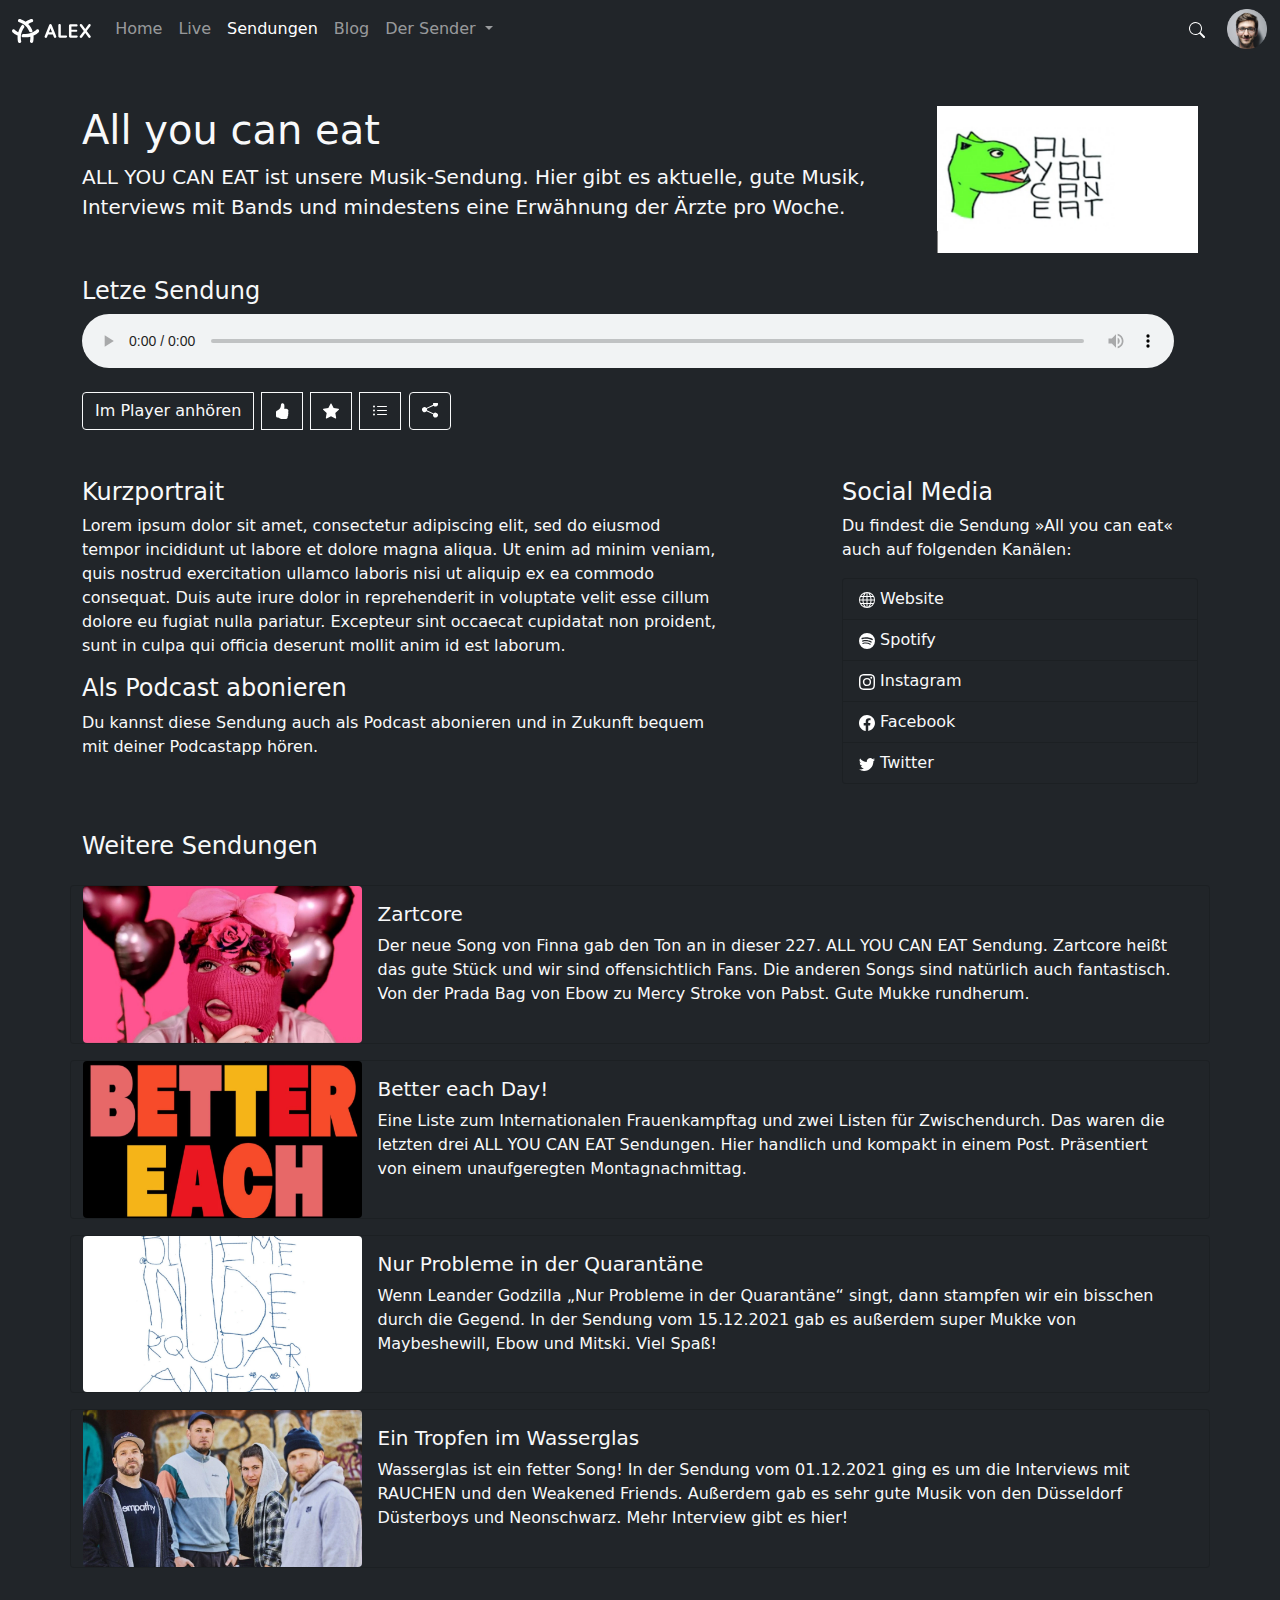
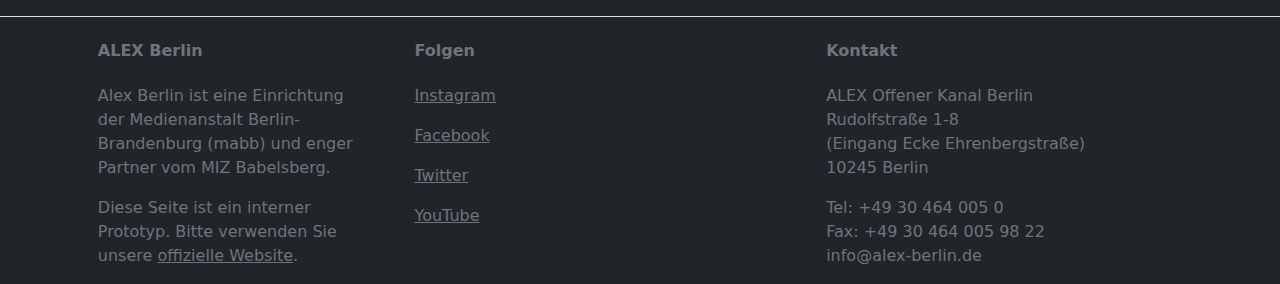
<file: radio-show.html>
<!doctype html>
<html lang="en">
	<head>
		<meta charset="utf-8">
		<meta name="viewport" content="width=device-width, initial-scale=1, shrink-to-fit=no">
		<!-- Create title for browser tabs & Favorites -->
		<title>ALEX Digital</title>
		<link rel="stylesheet" href="css/bootstrap.min.css">
		<link rel="stylesheet" href="css/style.css">
		
		

		<link rel="apple-touch-icon" sizes="180x180" href="assets/icons/apple-touch-icon.png">
		<link rel="icon" type="image/png" sizes="32x32" href="assets/icons/favicon-32x32.png">
		<link rel="icon" type="image/png" sizes="16x16" href="assets/icons/favicon-16x16.png">
		<link rel="manifest" href="assets/icons/site.webmanifest">
		<link rel="mask-icon" href="assets/icons/safari-pinned-tab.svg" color="#0f1131">
		<link rel="shortcut icon" href="assets/icons/favicon.ico">
		<meta name="msapplication-TileColor" content="#0f1131">
		<meta name="msapplication-config" content="assets/icons/browserconfig.xml">
		<meta name="theme-color" content="#ffffff">
	</head>
	<body>
		<script src="js/bootstrap.bundle.min.js"></script>  
		
	
	<nav class="navbar navbar-expand-lg navbar-dark bg-dark">
		<div class="container-fluid">
			<a class="navbar-brand" href="index.html">
				<img src="assets/logo.svg" alt="" height="24" />
			</a>
			<button class="navbar-toggler" type="button" data-bs-toggle="collapse" data-bs-target="#navbarText" aria-controls="navbarText" aria-expanded="false" aria-label="Toggle navigation">
				<span class="navbar-toggler-icon"></span>
			</button>
			<div class="collapse navbar-collapse" id="navbarText">
				<ul class="navbar-nav me-auto mb-2 mb-lg-0">
					<li class="nav-item">
						<a class="nav-link " aria-current="page" href="index.html">Home</a>
					</li>
					<li class="nav-item">
						<a class="nav-link " href="live.html">Live</a>
					</li>
					<li class="nav-item">
						<a class="nav-link active" href="shows.html">Sendungen</a>
					</li>
					<li class="nav-item">
						<a class="nav-link " href="blog.html">Blog</a>
					</li>
					<li class="nav-item dropdown">
						<a class="nav-link dropdown-toggle" href="#" id="navbarDropdownMenuLink" role="button" data-bs-toggle="dropdown" aria-expanded="false">
							Der Sender
						</a>
						<ul class="dropdown-menu" aria-labelledby="navbarDropdownMenuLink">
							<li><a class="dropdown-item " href="about.html">Über uns</a></li>
							<li><a class="dropdown-item " href="#">Mitmachen</a></li>
							<li><a class="dropdown-item " href="#">Jobs</a></li>
						</ul>
					</li>
				</ul>
				<form class="d-flex">
					<button class="btn" type="submit">
						<img src="assets/search.svg" />
					</button>
				</form>
				<button class="btn btn-user" data-bs-toggle="modal" data-bs-target="#user-modal">
					<img style="height: 40px" src="assets/user.png" />
				</button>
			</div>
		</div>
	</nav>


		
		<div class="modal fade" id="user-modal" tabindex="-1" aria-labelledby="user-modal-label" aria-hidden="true">
		<div class="modal-dialog">
			<div class="modal-content bg-dark text-light">
				<div class="modal-header">
					<img style="height:40px; margin-right:1em" src="assets/user.png" />
					<h5 class="modal-title" id="user-modal-label">Martin Bucher</h5>
					<button type="button" class="btn-close btn-close-white" data-bs-dismiss="modal" aria-label="Close"></button>
				</div>
				<div class="modal-body">
					<p><a class="btn btn-outline-light btn-dark" role="button" href="">Deine Merkliste</a></p>
					<h4>Deine Daten</h4>
					<form class="form-outline bg-dark">
						<div class="mb-3">
							<label for="exampleInputEmail1" class="form-label">Benutzername</label>
							<input type="text" class="form-control bg-dark text-light" id="exampleInputEmail1" aria-describedby="emailHelp" value="m.bucher" disabled>
						</div>
						<div class="mb-3">
							<label for="exampleInputEmail1" class="form-label">Vorname</label>
							<input type="text" class="form-control bg-dark text-light" id="exampleInputEmail1" aria-describedby="emailHelp" value="Martin">
						</div>
						<div class="mb-3">
							<label for="exampleInputEmail1" class="form-label">Name</label>
							<input type="text" class="form-control bg-dark text-light" id="exampleInputEmail1" aria-describedby="emailHelp" value="Bucher">
						</div>
						<div class="mb-3">
							<label for="exampleInputEmail1" class="form-label">E-Mail</label>
							<input type="email" class="form-control bg-dark text-light" id="exampleInputEmail1" aria-describedby="emailHelp" value="martin.bucher@alex-berlin.de">
						</div>
						<button type="submit" class="btn btn-primary">Speichern</button>
					</form>
					<h4 class="mt-3">Passwort ändern</h4>
					<form class="form-outline bg-dark">
						<div class="mb-3">
							<label for="exampleInputEmail1" class="form-label">Altes Passwort</label>
							<input type="password" class="form-control bg-dark text-light" id="exampleInputEmail1" aria-describedby="emailHelp">
						</div>
						<div class="mb-3">
							<label for="exampleInputEmail1" class="form-label">Neues Passwort</label>
							<input type="password" class="form-control bg-dark text-light" id="exampleInputEmail1" aria-describedby="emailHelp">
						</div>
						<div class="mb-3">
							<label for="exampleInputEmail1" class="form-label">Passwort bestätigen</label>
							<input type="password" class="form-control bg-dark text-light" id="exampleInputEmail1" aria-describedby="emailHelp">
						</div>
						<button type="submit" class="btn btn-primary">Ändern</button>
					</form>
				</div>
			</div>
		</div>
	</div>


		


		<div class="container text-light mt-5">
			
	
	<div class="row">
		<div class="col-md-9">
			<h1>All you can eat</h1>
			<p class="lead">ALL YOU CAN EAT ist unsere Musik-Sendung. Hier gibt es aktuelle, gute Musik, Interviews mit Bands und mindestens eine Erwähnung der Ärzte pro Woche.</p>
		</div>
		<div class="col-md-3">
			<img src="assets/show-03.webp" class="img-fluid img-cover" style="width:100%"/>
		</div>
	</div>
	<div class="row mt-4">
		<h4>Letze Sendung</h4>
		
	<div class="row">
		<audio controls class="embed-responsive-item">
			<source src="https://media.sixtopia.net/ccc/pausenmusik/01_Machine_Lullaby_BCC_Pausenmukke_(1h_Loop).mp3" type="audio/mpeg">
		</audio>
	</div>
	<div class="row mt-3">
		<div class="col">
			
	<div class="btn-group mt-2">
		<a class="btn btn-outline-light btn-dark me-2" role="button" href="player.html">Im Player anhören</a>
		<a class="btn btn-outline-light btn-dark me-2" role="button" data-bs-toggle="tooltip" data-bs-placement="right" title="Like">
			<img src="assets/like.svg" />
		</a>
		<a class="btn btn-outline-light btn-dark me-2" role="button" data-bs-toggle="tooltip" data-bs-placement="right" title="Zu deinen Favouriten hinzufügen">
			<img src="assets/star.svg" />
		</a>
		<a class="btn btn-outline-light btn-dark me-2" role="button" data-bs-toggle="tooltip" data-bs-placement="right" title="Zu einer Playlist hinzufügen">
			<img src="assets/list.svg" />
		</a>
		<div class="dropdown d-inline-block me-2">
			<button class="btn btn-outline-light btn-dark" type="button" id="share-dropdown" data-bs-toggle="dropdown" aria-expanded="false">
				<img src="assets/share.svg" />
			</button>
			<ul class="dropdown-menu bg-dark" aria-labelledby="share-dropdown">
				<li><a class="dropdown-item bg-dark text-light" href="#"><img src="assets/instagram.svg" /> Instagram</a></li>
				<li><a class="dropdown-item bg-dark text-light" href="#"><img src="assets/facebook.svg" /> Facebook</a></li>
				<li><a class="dropdown-item bg-dark text-light" href="#"><img src="assets/twitter.svg" /> Twitter</a></li>
			</ul>
		</div>
	</div>

		</div>
	</div>

	</div>
	<div class="row mt-5 justify-content-between">
		<div class="col-lg-7">
			<h4>Kurzportrait</h4>
			<p>Lorem ipsum dolor sit amet, consectetur adipiscing elit, sed do eiusmod tempor incididunt ut labore et dolore magna aliqua. Ut enim ad minim veniam, quis nostrud exercitation ullamco laboris nisi ut aliquip ex ea commodo consequat. Duis aute irure dolor in reprehenderit in voluptate velit esse cillum dolore eu fugiat nulla pariatur. Excepteur sint occaecat cupidatat non proident, sunt in culpa qui officia deserunt mollit anim id est laborum.</p>

			<h4>Als Podcast abonieren</h4>
			<p>Du kannst diese Sendung auch als Podcast abonieren und in Zukunft bequem mit deiner Podcastapp hören.</p>
			 <script>window.podcastData={"title":"A All you can eat","subtitle":"Interviews","description":"ALL YOU CAN EAT ist unsere Musik-Sendung. Hier gibt es aktuelle, gute Musik, Interviews mit Bands und mindestens eine Erwähnung der Ärzte pro Woche.","cover":"","feeds":[{"type":"audio","format":"mp3","url":"https://dragonseateverything.com/feed/podcast/all-you-can-eat-interviews"}]}</script><script class="podlove-subscribe-button" src="https://cdn.podlove.org/subscribe-button/javascripts/app.js" data-language="en" data-size="big" data-json-data="podcastData" data-color="#469cd1" data-format="rectangle" data-style="filled"></script><noscript><a href="https://dragonseateverything.com/feed/podcast/all-you-can-eat-interviews">Subscribe to feed</a></noscript>
		</div>
		<div class="col-lg-4">
			<h4>Social Media</h4>
			<p>Du findest die Sendung »All you can eat« auch auf folgenden Kanälen:</p>
			<div class="list-group bg-dark">
				<a href="https://dragonseateverything.com" class="list-group-item bg-dark text-light list-group-item-action"><img src="assets/globe.svg" /> Website</a>
				<a href="https://open.spotify.com/user/y151jrv2ufz6ju35pgkflesgm?si=a609fe6a98e145bf&nd=1" class="list-group-item bg-dark text-light list-group-item-action"><img src="assets/spotify.svg" /> Spotify</a>
				<a href="https://www.instagram.com/dragonseateverything/" class="list-group-item bg-dark text-light list-group-item-action"><img src="assets/instagram.svg" /> Instagram</a>
				<a href="https://www.facebook.com/dragonseateverything/" class="list-group-item bg-dark text-light list-group-item-action"><img src="assets/facebook.svg" /> Facebook</a>
				<a href="https://twitter.com/dragonseatevery" class="list-group-item bg-dark text-light list-group-item-action"><img src="assets/twitter.svg" /> Twitter</a>
			</div>
		</div>
	</div>
	<div class="row mt-5">
		<h4>Weitere Sendungen</h4>
		<div class="card mt-3 bg-dark">
		<div class="row g-0">
			<div class="col-md-3">
				<a href="" class="-link stretched-link"><img src="assets/episode-a01.webp" class="img-fluid img-cover rounded"></a>
			</div>
			<div class="col-md-9">
				<div class="card-body">
					<h5 class="card-title">Zartcore</h5>
					<p class="card-text">Der neue Song von Finna gab den Ton an in dieser 227. ALL YOU CAN EAT Sendung. Zartcore heißt das gute Stück und wir sind offensichtlich Fans. Die anderen Songs sind natürlich auch fantastisch. Von der Prada Bag von Ebow zu Mercy Stroke von Pabst. Gute Mukke rundherum.</p>
				</div>
			</div>
		</div>
	</div>
		<div class="card mt-3 bg-dark">
		<div class="row g-0">
			<div class="col-md-3">
				<a href="" class="-link stretched-link"><img src="assets/episode-a02.webp" class="img-fluid img-cover rounded"></a>
			</div>
			<div class="col-md-9">
				<div class="card-body">
					<h5 class="card-title">Better each Day!</h5>
					<p class="card-text">Eine Liste zum Internationalen Frauenkampftag und zwei Listen für Zwischendurch. Das waren die letzten drei ALL YOU CAN EAT Sendungen. Hier handlich und kompakt in einem Post. Präsentiert von einem unaufgeregten Montagnachmittag.</p>
				</div>
			</div>
		</div>
	</div>
		<div class="card mt-3 bg-dark">
		<div class="row g-0">
			<div class="col-md-3">
				<a href="" class="-link stretched-link"><img src="assets/episode-a03.webp" class="img-fluid img-cover rounded"></a>
			</div>
			<div class="col-md-9">
				<div class="card-body">
					<h5 class="card-title">Nur Probleme in der Quarantäne</h5>
					<p class="card-text">Wenn Leander Godzilla „Nur Probleme in der Quarantäne“ singt, dann stampfen wir ein bisschen durch die Gegend. In der Sendung vom 15.12.2021 gab es außerdem super Mukke von Maybeshewill, Ebow und Mitski. Viel Spaß!</p>
				</div>
			</div>
		</div>
	</div>
		<div class="card mt-3 bg-dark">
		<div class="row g-0">
			<div class="col-md-3">
				<a href="" class="-link stretched-link"><img src="assets/episode-a04.webp" class="img-fluid img-cover rounded"></a>
			</div>
			<div class="col-md-9">
				<div class="card-body">
					<h5 class="card-title">Ein Tropfen im Wasserglas</h5>
					<p class="card-text">Wasserglas ist ein fetter Song! In der Sendung vom 01.12.2021 ging es um die Interviews mit RAUCHEN und den Weakened Friends. Außerdem gab es sehr gute Musik von den Düsseldorf Düsterboys und Neonschwarz. Mehr Interview gibt es hier!</p>
				</div>
			</div>
		</div>
	</div>
	</div>

		</div>

		<footer class="text-center text-lg-start text-muted">
			<section class="border-top mt-5">
				<div class="container text-center text-md-start">
					<div class="row mt-4">
						<div class="col-md-4 col-lg-4 col-xl-3 mx-auto">
							<h6 class="fw-bold mb-4">ALEX Berlin</h6>
							<p>Alex Berlin ist eine Einrichtung der Medienanstalt Berlin-Brandenburg (mabb) und enger Partner vom MIZ Babelsberg.</p>
							<p>Diese Seite ist ein interner Prototyp. Bitte verwenden Sie unsere <a class="link-secondary" href="https://alex-berlin.de">offizielle Website</a>.</p>
						</div>
						<div class="col-md-4 col-lg-4 col-xl-4 mx-auto mb-4">
							<h6 class="fw-bold mb-4">Folgen</h6>
							<p><a class="link-secondary" href="https://www.instagram.com/alex_berlin_de/">Instagram</a></p>
							<p><a class="link-secondary" href="https://www.facebook.com/ALEX.berlin.de">Facebook</a></p>
							<p><a class="link-secondary" href="https://twitter.com/ALEX_berlin_de">Twitter</a></p>
							<p><a class="link-secondary" href="https://www.youtube.com/c/ALEXBerlinde">YouTube</a></p>
						</div>
						<div class="col-md-4 col-lg-4 col-xl-k mx-auto mb-md-0 mb-4">
							<h6 class="fw-bold mb-4">Kontakt</h6>
							<p>ALEX Offener Kanal Berlin<br>Rudolfstraße 1-8<br>(Eingang Ecke Ehrenbergstraße)<br>10245 Berlin</p>
							<p>Tel: +49 30 464 005 0<br>Fax: +49 30 464 005 98 22<br>info@alex-berlin.de</p>
						</div>
					</div>
				</div>
			</section>
		</footer>
	</body>
</html>
</file>
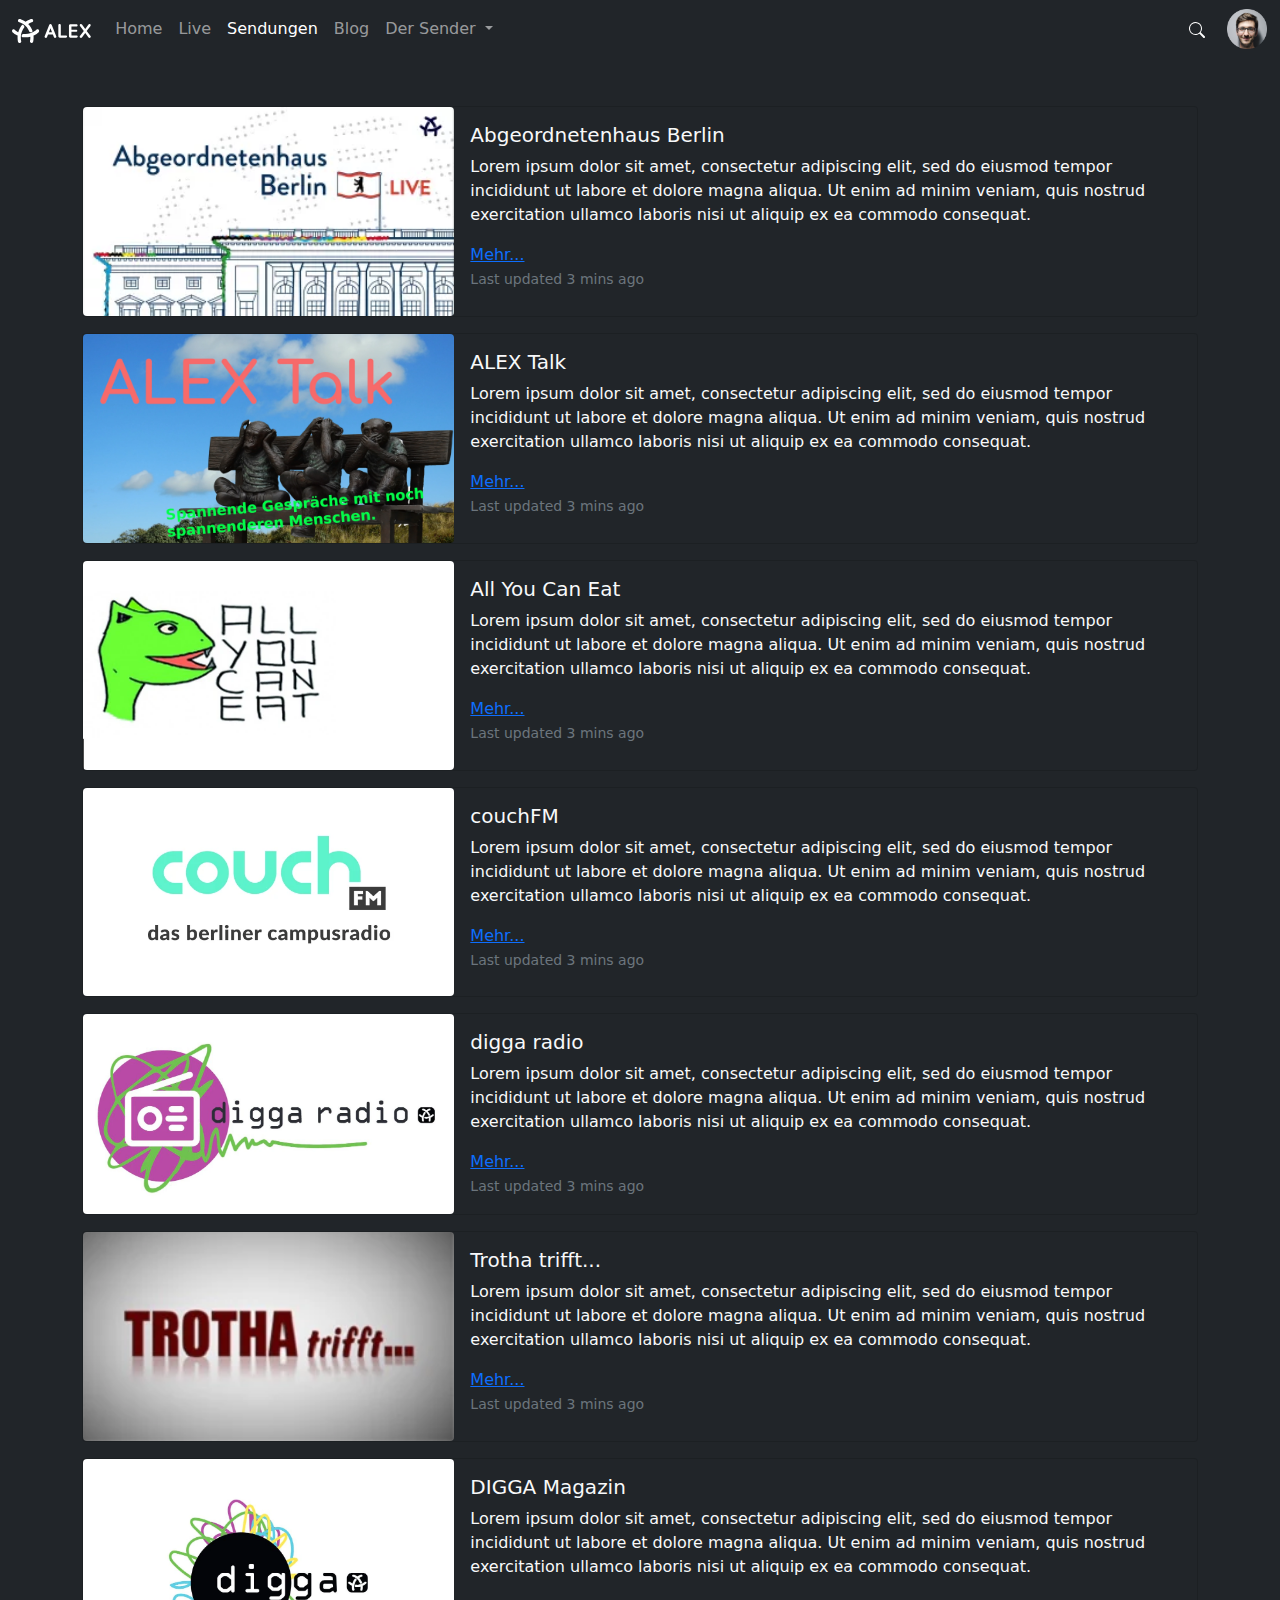
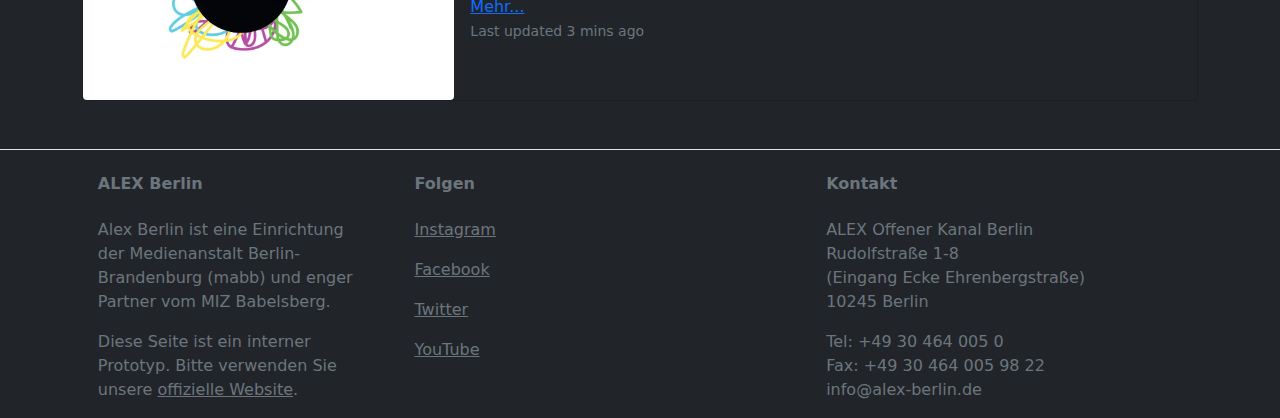
<file: shows.html>
<!doctype html>
<html lang="en">
	<head>
		<meta charset="utf-8">
		<meta name="viewport" content="width=device-width, initial-scale=1, shrink-to-fit=no">
		<!-- Create title for browser tabs & Favorites -->
		<title>ALEX Digital</title>
		<link rel="stylesheet" href="css/bootstrap.min.css">
		<link rel="stylesheet" href="css/style.css">
		
		

		<link rel="apple-touch-icon" sizes="180x180" href="assets/icons/apple-touch-icon.png">
		<link rel="icon" type="image/png" sizes="32x32" href="assets/icons/favicon-32x32.png">
		<link rel="icon" type="image/png" sizes="16x16" href="assets/icons/favicon-16x16.png">
		<link rel="manifest" href="assets/icons/site.webmanifest">
		<link rel="mask-icon" href="assets/icons/safari-pinned-tab.svg" color="#0f1131">
		<link rel="shortcut icon" href="assets/icons/favicon.ico">
		<meta name="msapplication-TileColor" content="#0f1131">
		<meta name="msapplication-config" content="assets/icons/browserconfig.xml">
		<meta name="theme-color" content="#ffffff">
	</head>
	<body>
		<script src="js/bootstrap.bundle.min.js"></script>  
		
	
	<nav class="navbar navbar-expand-lg navbar-dark bg-dark">
		<div class="container-fluid">
			<a class="navbar-brand" href="index.html">
				<img src="assets/logo.svg" alt="" height="24" />
			</a>
			<button class="navbar-toggler" type="button" data-bs-toggle="collapse" data-bs-target="#navbarText" aria-controls="navbarText" aria-expanded="false" aria-label="Toggle navigation">
				<span class="navbar-toggler-icon"></span>
			</button>
			<div class="collapse navbar-collapse" id="navbarText">
				<ul class="navbar-nav me-auto mb-2 mb-lg-0">
					<li class="nav-item">
						<a class="nav-link " aria-current="page" href="index.html">Home</a>
					</li>
					<li class="nav-item">
						<a class="nav-link " href="live.html">Live</a>
					</li>
					<li class="nav-item">
						<a class="nav-link active" href="shows.html">Sendungen</a>
					</li>
					<li class="nav-item">
						<a class="nav-link " href="blog.html">Blog</a>
					</li>
					<li class="nav-item dropdown">
						<a class="nav-link dropdown-toggle" href="#" id="navbarDropdownMenuLink" role="button" data-bs-toggle="dropdown" aria-expanded="false">
							Der Sender
						</a>
						<ul class="dropdown-menu" aria-labelledby="navbarDropdownMenuLink">
							<li><a class="dropdown-item " href="about.html">Über uns</a></li>
							<li><a class="dropdown-item " href="#">Mitmachen</a></li>
							<li><a class="dropdown-item " href="#">Jobs</a></li>
						</ul>
					</li>
				</ul>
				<form class="d-flex">
					<button class="btn" type="submit">
						<img src="assets/search.svg" />
					</button>
				</form>
				<button class="btn btn-user" data-bs-toggle="modal" data-bs-target="#user-modal">
					<img style="height: 40px" src="assets/user.png" />
				</button>
			</div>
		</div>
	</nav>


		
		<div class="modal fade" id="user-modal" tabindex="-1" aria-labelledby="user-modal-label" aria-hidden="true">
		<div class="modal-dialog">
			<div class="modal-content bg-dark text-light">
				<div class="modal-header">
					<img style="height:40px; margin-right:1em" src="assets/user.png" />
					<h5 class="modal-title" id="user-modal-label">Martin Bucher</h5>
					<button type="button" class="btn-close btn-close-white" data-bs-dismiss="modal" aria-label="Close"></button>
				</div>
				<div class="modal-body">
					<p><a class="btn btn-outline-light btn-dark" role="button" href="">Deine Merkliste</a></p>
					<h4>Deine Daten</h4>
					<form class="form-outline bg-dark">
						<div class="mb-3">
							<label for="exampleInputEmail1" class="form-label">Benutzername</label>
							<input type="text" class="form-control bg-dark text-light" id="exampleInputEmail1" aria-describedby="emailHelp" value="m.bucher" disabled>
						</div>
						<div class="mb-3">
							<label for="exampleInputEmail1" class="form-label">Vorname</label>
							<input type="text" class="form-control bg-dark text-light" id="exampleInputEmail1" aria-describedby="emailHelp" value="Martin">
						</div>
						<div class="mb-3">
							<label for="exampleInputEmail1" class="form-label">Name</label>
							<input type="text" class="form-control bg-dark text-light" id="exampleInputEmail1" aria-describedby="emailHelp" value="Bucher">
						</div>
						<div class="mb-3">
							<label for="exampleInputEmail1" class="form-label">E-Mail</label>
							<input type="email" class="form-control bg-dark text-light" id="exampleInputEmail1" aria-describedby="emailHelp" value="martin.bucher@alex-berlin.de">
						</div>
						<button type="submit" class="btn btn-primary">Speichern</button>
					</form>
					<h4 class="mt-3">Passwort ändern</h4>
					<form class="form-outline bg-dark">
						<div class="mb-3">
							<label for="exampleInputEmail1" class="form-label">Altes Passwort</label>
							<input type="password" class="form-control bg-dark text-light" id="exampleInputEmail1" aria-describedby="emailHelp">
						</div>
						<div class="mb-3">
							<label for="exampleInputEmail1" class="form-label">Neues Passwort</label>
							<input type="password" class="form-control bg-dark text-light" id="exampleInputEmail1" aria-describedby="emailHelp">
						</div>
						<div class="mb-3">
							<label for="exampleInputEmail1" class="form-label">Passwort bestätigen</label>
							<input type="password" class="form-control bg-dark text-light" id="exampleInputEmail1" aria-describedby="emailHelp">
						</div>
						<button type="submit" class="btn btn-primary">Ändern</button>
					</form>
				</div>
			</div>
		</div>
	</div>


		


		<div class="container text-light mt-5">
			
	<div class="card mb-3 bg-dark">
		<div class="row g-0">
			<div class="col-md-4">
				<img src="assets/show-01.webp" class="img-fluid img-cover rounded">
			</div>
			<div class="col-md-8">
				<div class="card-body">
					<h5 class="card-title">Abgeordnetenhaus Berlin</h5>
					<p class="card-text">Lorem ipsum dolor sit amet, consectetur adipiscing elit, sed do eiusmod tempor incididunt ut labore et dolore magna aliqua. Ut enim ad minim veniam, quis nostrud exercitation ullamco laboris nisi ut aliquip ex ea commodo consequat.</p>
					<a href="tv-show.html" class="card-link stretched-link">Mehr...</a>
					<p class="card-text"><small class="text-muted">Last updated 3 mins ago</small></p>
				</div>
			</div>
		</div>
	</div>
	<div class="card mb-3 bg-dark">
		<div class="row g-0">
			<div class="col-md-4">
				<img src="assets/show-02.webp" class="img-fluid img-cover rounded">
			</div>
			<div class="col-md-8">
				<div class="card-body">
					<h5 class="card-title">ALEX Talk</h5>
					<p class="card-text">Lorem ipsum dolor sit amet, consectetur adipiscing elit, sed do eiusmod tempor incididunt ut labore et dolore magna aliqua. Ut enim ad minim veniam, quis nostrud exercitation ullamco laboris nisi ut aliquip ex ea commodo consequat.</p>
					<a href="tv-show.html" class="card-link stretched-link">Mehr...</a>
					<p class="card-text"><small class="text-muted">Last updated 3 mins ago</small></p>
				</div>
			</div>
		</div>
	</div>
	<div class="card mb-3 bg-dark">
		<div class="row g-0">
			<div class="col-md-4">
				<img src="assets/show-03.webp" class="img-fluid img-cover rounded">
			</div>
			<div class="col-md-8">
				<div class="card-body">
					<h5 class="card-title">All You Can Eat</h5>
					<p class="card-text">Lorem ipsum dolor sit amet, consectetur adipiscing elit, sed do eiusmod tempor incididunt ut labore et dolore magna aliqua. Ut enim ad minim veniam, quis nostrud exercitation ullamco laboris nisi ut aliquip ex ea commodo consequat.</p>
					<a href="radio-show.html" class="card-link stretched-link">Mehr...</a>
					<p class="card-text"><small class="text-muted">Last updated 3 mins ago</small></p>
				</div>
			</div>
		</div>
	</div>
	<div class="card mb-3 bg-dark">
		<div class="row g-0">
			<div class="col-md-4">
				<img src="assets/show-05.webp" class="img-fluid img-cover rounded">
			</div>
			<div class="col-md-8">
				<div class="card-body">
					<h5 class="card-title">couchFM</h5>
					<p class="card-text">Lorem ipsum dolor sit amet, consectetur adipiscing elit, sed do eiusmod tempor incididunt ut labore et dolore magna aliqua. Ut enim ad minim veniam, quis nostrud exercitation ullamco laboris nisi ut aliquip ex ea commodo consequat.</p>
					<a href="radio-show.html" class="card-link stretched-link">Mehr...</a>
					<p class="card-text"><small class="text-muted">Last updated 3 mins ago</small></p>
				</div>
			</div>
		</div>
	</div>
	<div class="card mb-3 bg-dark">
		<div class="row g-0">
			<div class="col-md-4">
				<img src="assets/show-04.webp" class="img-fluid img-cover rounded">
			</div>
			<div class="col-md-8">
				<div class="card-body">
					<h5 class="card-title">digga radio</h5>
					<p class="card-text">Lorem ipsum dolor sit amet, consectetur adipiscing elit, sed do eiusmod tempor incididunt ut labore et dolore magna aliqua. Ut enim ad minim veniam, quis nostrud exercitation ullamco laboris nisi ut aliquip ex ea commodo consequat.</p>
					<a href="" class="card-link stretched-link">Mehr...</a>
					<p class="card-text"><small class="text-muted">Last updated 3 mins ago</small></p>
				</div>
			</div>
		</div>
	</div>
	<div class="card mb-3 bg-dark">
		<div class="row g-0">
			<div class="col-md-4">
				<img src="assets/show-06.webp" class="img-fluid img-cover rounded">
			</div>
			<div class="col-md-8">
				<div class="card-body">
					<h5 class="card-title">Trotha trifft...</h5>
					<p class="card-text">Lorem ipsum dolor sit amet, consectetur adipiscing elit, sed do eiusmod tempor incididunt ut labore et dolore magna aliqua. Ut enim ad minim veniam, quis nostrud exercitation ullamco laboris nisi ut aliquip ex ea commodo consequat.</p>
					<a href="tv-show.html" class="card-link stretched-link">Mehr...</a>
					<p class="card-text"><small class="text-muted">Last updated 3 mins ago</small></p>
				</div>
			</div>
		</div>
	</div>
	<div class="card mb-3 bg-dark">
		<div class="row g-0">
			<div class="col-md-4">
				<img src="assets/show-07.webp" class="img-fluid img-cover rounded">
			</div>
			<div class="col-md-8">
				<div class="card-body">
					<h5 class="card-title">DIGGA Magazin</h5>
					<p class="card-text">Lorem ipsum dolor sit amet, consectetur adipiscing elit, sed do eiusmod tempor incididunt ut labore et dolore magna aliqua. Ut enim ad minim veniam, quis nostrud exercitation ullamco laboris nisi ut aliquip ex ea commodo consequat.</p>
					<a href="tv-show.html" class="card-link stretched-link">Mehr...</a>
					<p class="card-text"><small class="text-muted">Last updated 3 mins ago</small></p>
				</div>
			</div>
		</div>
	</div>

		</div>

		<footer class="text-center text-lg-start text-muted">
			<section class="border-top mt-5">
				<div class="container text-center text-md-start">
					<div class="row mt-4">
						<div class="col-md-4 col-lg-4 col-xl-3 mx-auto">
							<h6 class="fw-bold mb-4">ALEX Berlin</h6>
							<p>Alex Berlin ist eine Einrichtung der Medienanstalt Berlin-Brandenburg (mabb) und enger Partner vom MIZ Babelsberg.</p>
							<p>Diese Seite ist ein interner Prototyp. Bitte verwenden Sie unsere <a class="link-secondary" href="https://alex-berlin.de">offizielle Website</a>.</p>
						</div>
						<div class="col-md-4 col-lg-4 col-xl-4 mx-auto mb-4">
							<h6 class="fw-bold mb-4">Folgen</h6>
							<p><a class="link-secondary" href="https://www.instagram.com/alex_berlin_de/">Instagram</a></p>
							<p><a class="link-secondary" href="https://www.facebook.com/ALEX.berlin.de">Facebook</a></p>
							<p><a class="link-secondary" href="https://twitter.com/ALEX_berlin_de">Twitter</a></p>
							<p><a class="link-secondary" href="https://www.youtube.com/c/ALEXBerlinde">YouTube</a></p>
						</div>
						<div class="col-md-4 col-lg-4 col-xl-k mx-auto mb-md-0 mb-4">
							<h6 class="fw-bold mb-4">Kontakt</h6>
							<p>ALEX Offener Kanal Berlin<br>Rudolfstraße 1-8<br>(Eingang Ecke Ehrenbergstraße)<br>10245 Berlin</p>
							<p>Tel: +49 30 464 005 0<br>Fax: +49 30 464 005 98 22<br>info@alex-berlin.de</p>
						</div>
					</div>
				</div>
			</section>
		</footer>
	</body>
</html>
</file>
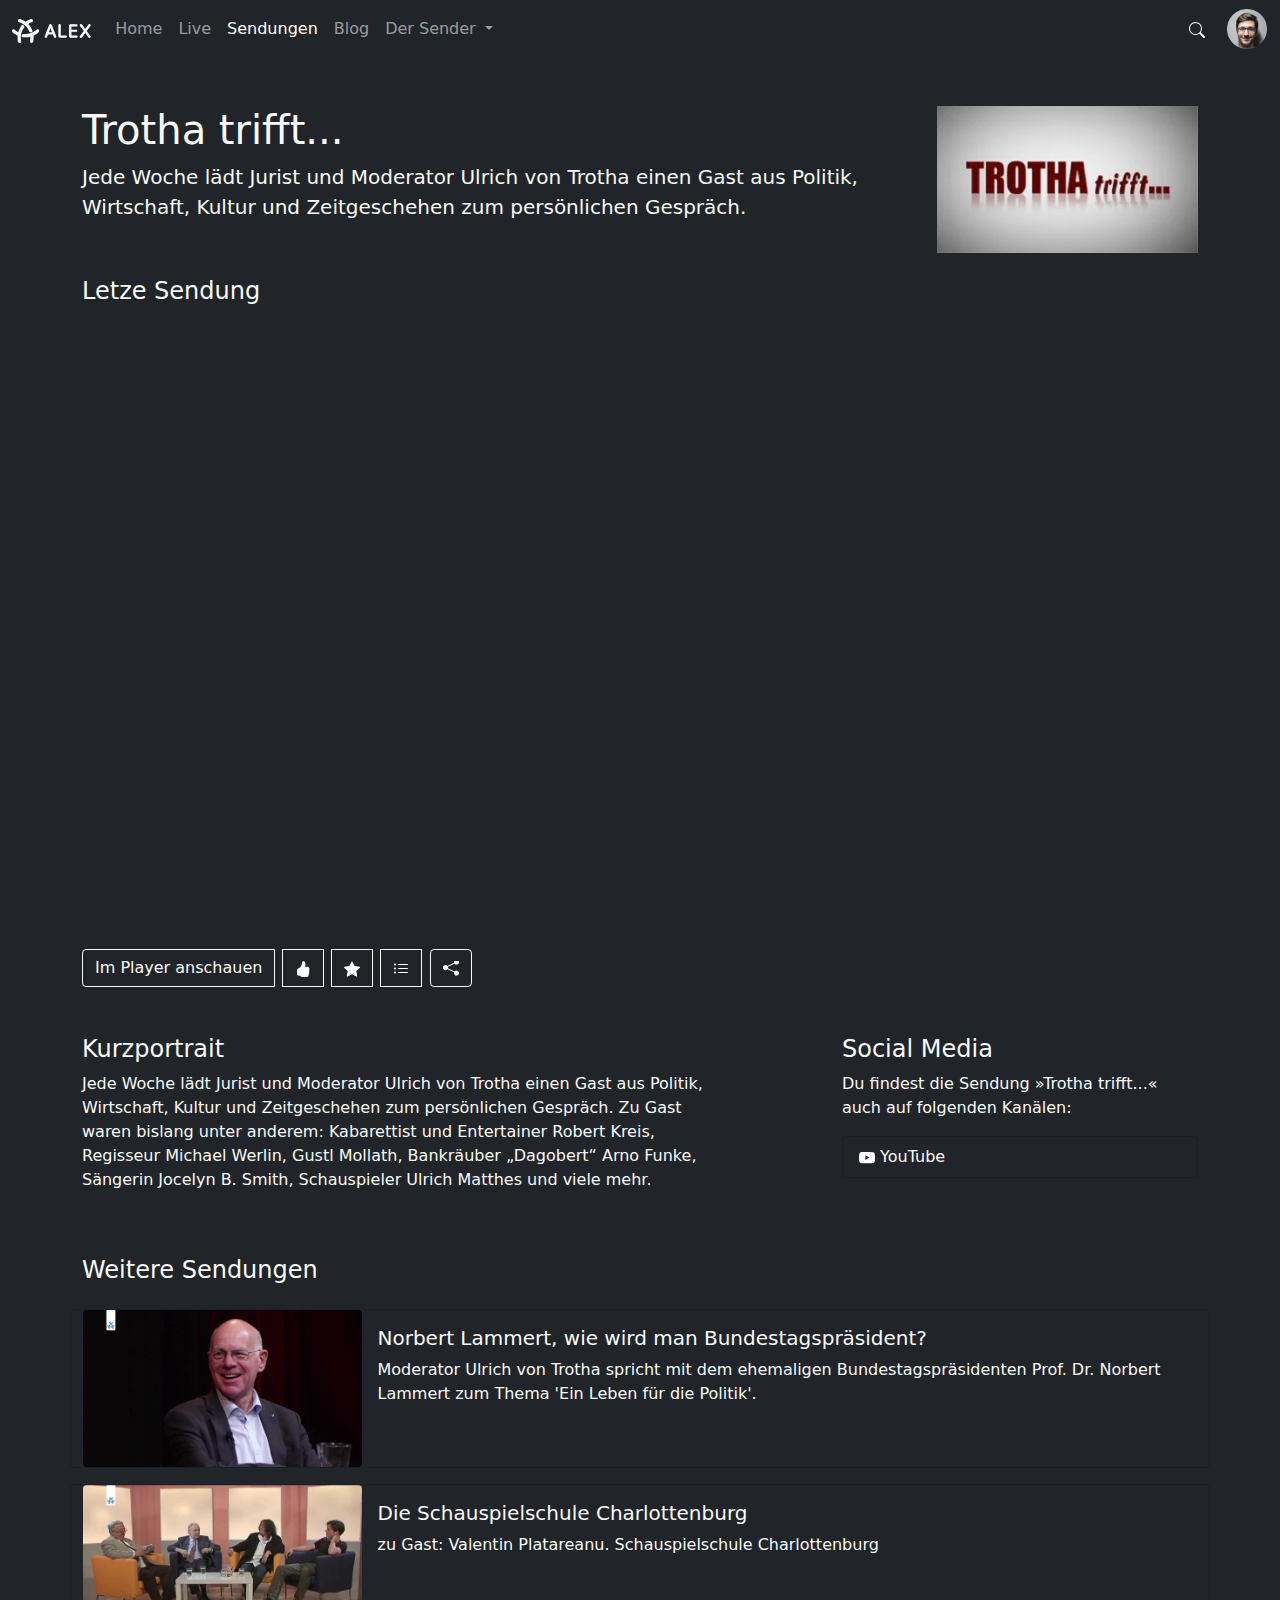
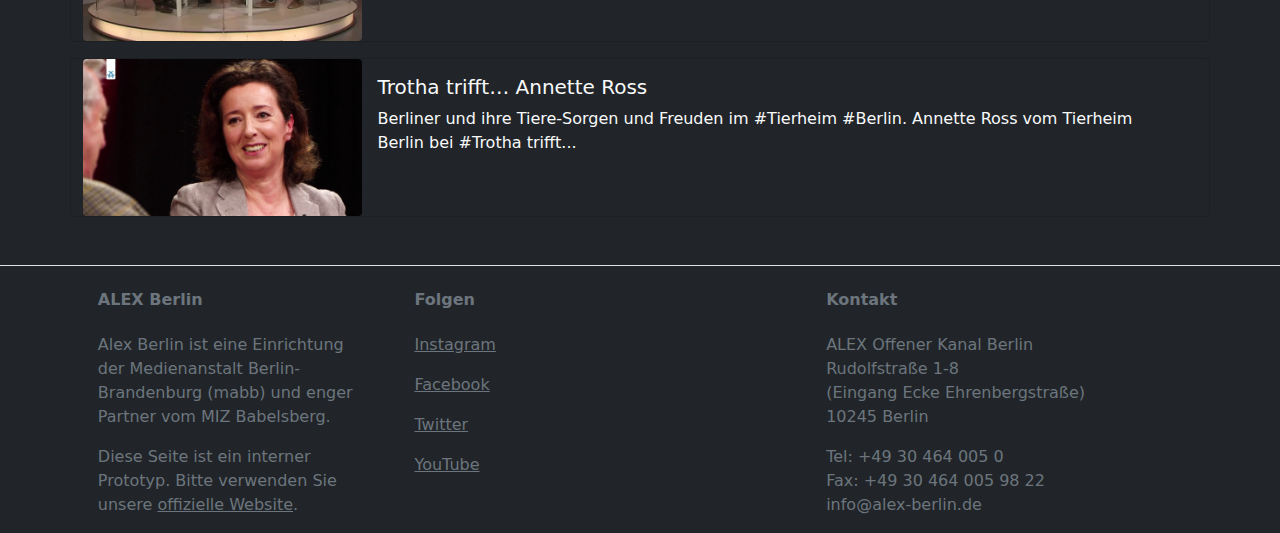
<file: tv-show.html>
<!doctype html>
<html lang="en">
	<head>
		<meta charset="utf-8">
		<meta name="viewport" content="width=device-width, initial-scale=1, shrink-to-fit=no">
		<!-- Create title for browser tabs & Favorites -->
		<title>ALEX Digital</title>
		<link rel="stylesheet" href="css/bootstrap.min.css">
		<link rel="stylesheet" href="css/style.css">
		
		

		<link rel="apple-touch-icon" sizes="180x180" href="assets/icons/apple-touch-icon.png">
		<link rel="icon" type="image/png" sizes="32x32" href="assets/icons/favicon-32x32.png">
		<link rel="icon" type="image/png" sizes="16x16" href="assets/icons/favicon-16x16.png">
		<link rel="manifest" href="assets/icons/site.webmanifest">
		<link rel="mask-icon" href="assets/icons/safari-pinned-tab.svg" color="#0f1131">
		<link rel="shortcut icon" href="assets/icons/favicon.ico">
		<meta name="msapplication-TileColor" content="#0f1131">
		<meta name="msapplication-config" content="assets/icons/browserconfig.xml">
		<meta name="theme-color" content="#ffffff">
	</head>
	<body>
		<script src="js/bootstrap.bundle.min.js"></script>  
		
	
	<nav class="navbar navbar-expand-lg navbar-dark bg-dark">
		<div class="container-fluid">
			<a class="navbar-brand" href="index.html">
				<img src="assets/logo.svg" alt="" height="24" />
			</a>
			<button class="navbar-toggler" type="button" data-bs-toggle="collapse" data-bs-target="#navbarText" aria-controls="navbarText" aria-expanded="false" aria-label="Toggle navigation">
				<span class="navbar-toggler-icon"></span>
			</button>
			<div class="collapse navbar-collapse" id="navbarText">
				<ul class="navbar-nav me-auto mb-2 mb-lg-0">
					<li class="nav-item">
						<a class="nav-link " aria-current="page" href="index.html">Home</a>
					</li>
					<li class="nav-item">
						<a class="nav-link " href="live.html">Live</a>
					</li>
					<li class="nav-item">
						<a class="nav-link active" href="shows.html">Sendungen</a>
					</li>
					<li class="nav-item">
						<a class="nav-link " href="blog.html">Blog</a>
					</li>
					<li class="nav-item dropdown">
						<a class="nav-link dropdown-toggle" href="#" id="navbarDropdownMenuLink" role="button" data-bs-toggle="dropdown" aria-expanded="false">
							Der Sender
						</a>
						<ul class="dropdown-menu" aria-labelledby="navbarDropdownMenuLink">
							<li><a class="dropdown-item " href="about.html">Über uns</a></li>
							<li><a class="dropdown-item " href="#">Mitmachen</a></li>
							<li><a class="dropdown-item " href="#">Jobs</a></li>
						</ul>
					</li>
				</ul>
				<form class="d-flex">
					<button class="btn" type="submit">
						<img src="assets/search.svg" />
					</button>
				</form>
				<button class="btn btn-user" data-bs-toggle="modal" data-bs-target="#user-modal">
					<img style="height: 40px" src="assets/user.png" />
				</button>
			</div>
		</div>
	</nav>


		
		<div class="modal fade" id="user-modal" tabindex="-1" aria-labelledby="user-modal-label" aria-hidden="true">
		<div class="modal-dialog">
			<div class="modal-content bg-dark text-light">
				<div class="modal-header">
					<img style="height:40px; margin-right:1em" src="assets/user.png" />
					<h5 class="modal-title" id="user-modal-label">Martin Bucher</h5>
					<button type="button" class="btn-close btn-close-white" data-bs-dismiss="modal" aria-label="Close"></button>
				</div>
				<div class="modal-body">
					<p><a class="btn btn-outline-light btn-dark" role="button" href="">Deine Merkliste</a></p>
					<h4>Deine Daten</h4>
					<form class="form-outline bg-dark">
						<div class="mb-3">
							<label for="exampleInputEmail1" class="form-label">Benutzername</label>
							<input type="text" class="form-control bg-dark text-light" id="exampleInputEmail1" aria-describedby="emailHelp" value="m.bucher" disabled>
						</div>
						<div class="mb-3">
							<label for="exampleInputEmail1" class="form-label">Vorname</label>
							<input type="text" class="form-control bg-dark text-light" id="exampleInputEmail1" aria-describedby="emailHelp" value="Martin">
						</div>
						<div class="mb-3">
							<label for="exampleInputEmail1" class="form-label">Name</label>
							<input type="text" class="form-control bg-dark text-light" id="exampleInputEmail1" aria-describedby="emailHelp" value="Bucher">
						</div>
						<div class="mb-3">
							<label for="exampleInputEmail1" class="form-label">E-Mail</label>
							<input type="email" class="form-control bg-dark text-light" id="exampleInputEmail1" aria-describedby="emailHelp" value="martin.bucher@alex-berlin.de">
						</div>
						<button type="submit" class="btn btn-primary">Speichern</button>
					</form>
					<h4 class="mt-3">Passwort ändern</h4>
					<form class="form-outline bg-dark">
						<div class="mb-3">
							<label for="exampleInputEmail1" class="form-label">Altes Passwort</label>
							<input type="password" class="form-control bg-dark text-light" id="exampleInputEmail1" aria-describedby="emailHelp">
						</div>
						<div class="mb-3">
							<label for="exampleInputEmail1" class="form-label">Neues Passwort</label>
							<input type="password" class="form-control bg-dark text-light" id="exampleInputEmail1" aria-describedby="emailHelp">
						</div>
						<div class="mb-3">
							<label for="exampleInputEmail1" class="form-label">Passwort bestätigen</label>
							<input type="password" class="form-control bg-dark text-light" id="exampleInputEmail1" aria-describedby="emailHelp">
						</div>
						<button type="submit" class="btn btn-primary">Ändern</button>
					</form>
				</div>
			</div>
		</div>
	</div>


		


		<div class="container text-light mt-5">
			
	
	<div class="row">
		<div class="col-md-9">
			<h1>Trotha trifft...</h1>
			<p class="lead">Jede Woche lädt Jurist und Moderator Ulrich von Trotha einen Gast aus Politik, Wirtschaft, Kultur und Zeitgeschehen zum persönlichen Gespräch.</p>
		</div>
		<div class="col-md-3">
			<img src="assets/show-06.webp" class="img-fluid img-cover" style="width:100%"/>
		</div>
	</div>
	<div class="row mt-4">
		<h4>Letze Sendung</h4>
		
	<div class="col">
		<div class="row yt-container">
			<iframe class="yt-video" src="https://www.youtube-nocookie.com/embed/SyK93SGn4ak" title="YouTube video player" frameborder="0" allow="accelerometer; autoplay; clipboard-write; encrypted-media; gyroscope; picture-in-picture" allowfullscreen></iframe>
		</div>
		
	<div class="btn-group mt-2">
		<a class="btn btn-outline-light btn-dark me-2" role="button" href="player.html">Im Player anschauen</a>
		<a class="btn btn-outline-light btn-dark me-2" role="button" data-bs-toggle="tooltip" data-bs-placement="right" title="Like">
			<img src="assets/like.svg" />
		</a>
		<a class="btn btn-outline-light btn-dark me-2" role="button" data-bs-toggle="tooltip" data-bs-placement="right" title="Zu deinen Favouriten hinzufügen">
			<img src="assets/star.svg" />
		</a>
		<a class="btn btn-outline-light btn-dark me-2" role="button" data-bs-toggle="tooltip" data-bs-placement="right" title="Zu einer Playlist hinzufügen">
			<img src="assets/list.svg" />
		</a>
		<div class="dropdown d-inline-block me-2">
			<button class="btn btn-outline-light btn-dark" type="button" id="share-dropdown" data-bs-toggle="dropdown" aria-expanded="false">
				<img src="assets/share.svg" />
			</button>
			<ul class="dropdown-menu bg-dark" aria-labelledby="share-dropdown">
				<li><a class="dropdown-item bg-dark text-light" href="#"><img src="assets/instagram.svg" /> Instagram</a></li>
				<li><a class="dropdown-item bg-dark text-light" href="#"><img src="assets/facebook.svg" /> Facebook</a></li>
				<li><a class="dropdown-item bg-dark text-light" href="#"><img src="assets/twitter.svg" /> Twitter</a></li>
			</ul>
		</div>
	</div>

	</div>

	</div>
	<div class="row mt-5 justify-content-between">
		<div class="col-lg-7">
			<h4>Kurzportrait</h4>
			<p>Jede Woche lädt Jurist und Moderator Ulrich von Trotha einen Gast aus Politik, Wirtschaft, Kultur und Zeitgeschehen zum persönlichen Gespräch. Zu Gast waren bislang unter anderem: Kabarettist und Entertainer Robert Kreis, Regisseur Michael Werlin, Gustl Mollath, Bankräuber „Dagobert“ Arno Funke, Sängerin Jocelyn B. Smith, Schauspieler Ulrich Matthes und viele mehr.</p>
		</div>
		<div class="col-lg-4">
			<h4>Social Media</h4>
			<p>Du findest die Sendung »Trotha trifft...« auch auf folgenden Kanälen:</p>
			<div class="list-group bg-dark">
				<a href="https://www.youtube.com/playlist?list=PL77709C040E19869B" class="list-group-item bg-dark text-light list-group-item-action"><img src="assets/youtube.svg" /> YouTube</a>
			</div>
		</div>
	</div>
	<div class="row mt-5">
		<h4>Weitere Sendungen</h4>
		<div class="card mt-3 bg-dark">
		<div class="row g-0">
			<div class="col-md-3">
				<a href="" class="-link stretched-link"><img src="assets/episode-t02.webp" class="img-fluid img-cover rounded"></a>
			</div>
			<div class="col-md-9">
				<div class="card-body">
					<h5 class="card-title">Norbert Lammert, wie wird man Bundestagspräsident?</h5>
					<p class="card-text">Moderator Ulrich von Trotha spricht mit dem ehemaligen Bundestagspräsidenten Prof. Dr. Norbert Lammert zum Thema 'Ein Leben für die Politik'. </p>
				</div>
			</div>
		</div>
	</div>
		<div class="card mt-3 bg-dark">
		<div class="row g-0">
			<div class="col-md-3">
				<a href="" class="-link stretched-link"><img src="assets/episode-t03.webp" class="img-fluid img-cover rounded"></a>
			</div>
			<div class="col-md-9">
				<div class="card-body">
					<h5 class="card-title">Die Schauspielschule Charlottenburg</h5>
					<p class="card-text">zu Gast:  Valentin Platareanu. Schauspielschule Charlottenburg</p>
				</div>
			</div>
		</div>
	</div>
		<div class="card mt-3 bg-dark">
		<div class="row g-0">
			<div class="col-md-3">
				<a href="" class="-link stretched-link"><img src="assets/episode-t04.webp" class="img-fluid img-cover rounded"></a>
			</div>
			<div class="col-md-9">
				<div class="card-body">
					<h5 class="card-title">Trotha trifft… Annette Ross</h5>
					<p class="card-text">Berliner und ihre Tiere-Sorgen und Freuden im #Tierheim #Berlin. Annette Ross vom Tierheim Berlin bei #Trotha trifft...</p>
				</div>
			</div>
		</div>
	</div>
	</div>

		</div>

		<footer class="text-center text-lg-start text-muted">
			<section class="border-top mt-5">
				<div class="container text-center text-md-start">
					<div class="row mt-4">
						<div class="col-md-4 col-lg-4 col-xl-3 mx-auto">
							<h6 class="fw-bold mb-4">ALEX Berlin</h6>
							<p>Alex Berlin ist eine Einrichtung der Medienanstalt Berlin-Brandenburg (mabb) und enger Partner vom MIZ Babelsberg.</p>
							<p>Diese Seite ist ein interner Prototyp. Bitte verwenden Sie unsere <a class="link-secondary" href="https://alex-berlin.de">offizielle Website</a>.</p>
						</div>
						<div class="col-md-4 col-lg-4 col-xl-4 mx-auto mb-4">
							<h6 class="fw-bold mb-4">Folgen</h6>
							<p><a class="link-secondary" href="https://www.instagram.com/alex_berlin_de/">Instagram</a></p>
							<p><a class="link-secondary" href="https://www.facebook.com/ALEX.berlin.de">Facebook</a></p>
							<p><a class="link-secondary" href="https://twitter.com/ALEX_berlin_de">Twitter</a></p>
							<p><a class="link-secondary" href="https://www.youtube.com/c/ALEXBerlinde">YouTube</a></p>
						</div>
						<div class="col-md-4 col-lg-4 col-xl-k mx-auto mb-md-0 mb-4">
							<h6 class="fw-bold mb-4">Kontakt</h6>
							<p>ALEX Offener Kanal Berlin<br>Rudolfstraße 1-8<br>(Eingang Ecke Ehrenbergstraße)<br>10245 Berlin</p>
							<p>Tel: +49 30 464 005 0<br>Fax: +49 30 464 005 98 22<br>info@alex-berlin.de</p>
						</div>
					</div>
				</div>
			</section>
		</footer>
	</body>
</html>
</file>
<file: css/style.css>
body {
	background-color: #212529;
}

.btn-user {
	padding: 0;
	margin-left: 0.5em;
}

.img-cover {
	object-fit: cover;
	height: 100%;
	width: 100%;
}

.scrolling-wrapper{
	overflow-x: auto;
}

.carousel-item {
	max-height: 500px;
	min-width: auto;
}

.yt-container {
    position: relative;
    width: 100%;
    height: 0;
    padding-bottom: 56.25%;
}

.yt-video {
    position: absolute;
    top: 0;
    left: 0;
    width: 100%;
    height: 100%;
}
</file>
